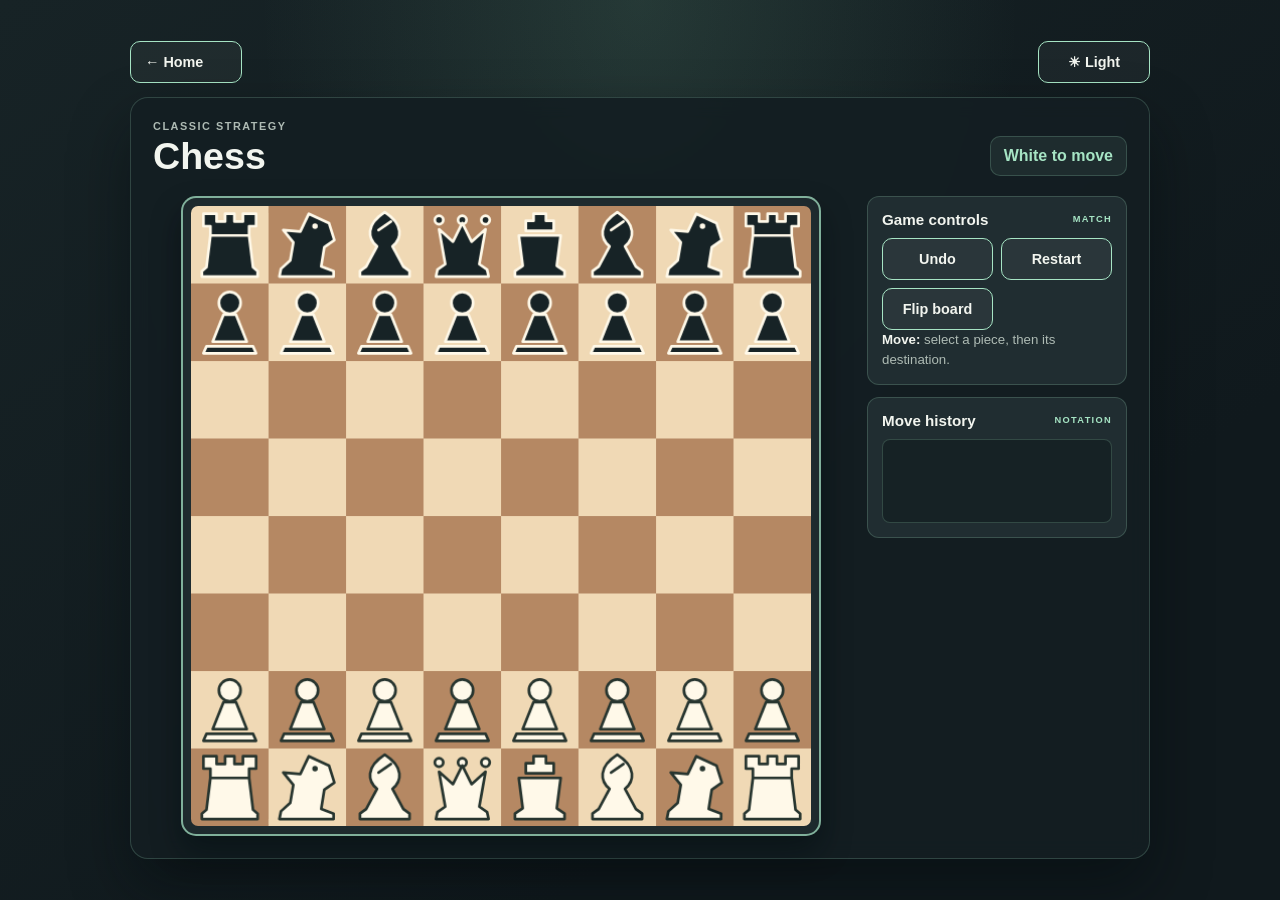
<file: games/chess.html>
<!doctype html>
<html lang="en">
<head>
<meta charset="utf-8"/>
<meta name="viewport" content="width=device-width,initial-scale=1"/>
<title>Chess</title>
<style>
  :root {
    color-scheme: dark;
    --page-top: #172326;
    --page-bottom: #10191d;
    --panel: rgba(20, 30, 34, 0.94);
    --panel-raised: #202d31;
    --panel-border: rgba(166, 228, 196, 0.2);
    --text: #f2f5ef;
    --muted: #aebbb4;
    --accent: #a6e4c4;
    --accent-strong: #62c89a;
    --gold: #f4cb70;
    --shadow: rgba(2, 9, 11, 0.42);
    --light-square: #f0d9b5;
    --dark-square: #b58863;
  }

  * { box-sizing: border-box; }

  body {
    min-height: 100vh;
    margin: 0;
    padding: 28px 18px;
    display: grid;
    place-items: center;
    background:
      radial-gradient(ellipse at 50% 0%, rgba(125, 190, 155, 0.16), transparent 42%),
      linear-gradient(145deg, var(--page-top), var(--page-bottom) 72%);
    color: var(--text);
    font-family: -apple-system, BlinkMacSystemFont, "Segoe UI", sans-serif;
    transition: background 0.25s ease, color 0.25s ease;
  }

  body.light-mode {
    color-scheme: light;
    --page-top: #e7eee7;
    --page-bottom: #d5e1d9;
    --panel: rgba(250, 252, 247, 0.96);
    --panel-raised: #e8efe8;
    --panel-border: rgba(53, 124, 96, 0.24);
    --text: #1e2a24;
    --muted: #5d6d62;
    --accent: #357c60;
    --accent-strong: #2c986c;
    --gold: #a76d16;
    --shadow: rgba(33, 57, 41, 0.14);
  }

  .game-shell { width: min(100%, 1020px); }

  .top-bar {
    display: flex;
    align-items: center;
    justify-content: space-between;
    gap: 14px;
    margin-bottom: 14px;
  }

  button, .top-bar a {
    min-height: 42px;
    padding: 9px 14px;
    border: 1px solid var(--accent);
    border-radius: 10px;
    background: rgba(255, 255, 255, 0.045);
    color: var(--text);
    font: inherit;
    font-size: 0.9rem;
    font-weight: 650;
    text-decoration: none;
    cursor: pointer;
    transition: transform 0.18s ease, border-color 0.18s ease, background 0.18s ease;
  }

  button:hover, .top-bar a:hover {
    transform: translateY(-1px);
    background: color-mix(in srgb, var(--accent) 12%, transparent);
  }

  button:focus-visible, .top-bar a:focus-visible {
    outline: 3px solid var(--gold);
    outline-offset: 2px;
  }

  .top-bar a {
    display: inline-flex;
    align-items: center;
    min-width: 112px;
  }

  #themeToggle { min-width: 112px; }

  .game-card {
    padding: 22px;
    border: 1px solid var(--panel-border);
    border-radius: 18px;
    background: var(--panel);
    box-shadow: 0 28px 60px var(--shadow);
    backdrop-filter: blur(10px);
  }

  .game-meta {
    display: flex;
    align-items: flex-end;
    justify-content: space-between;
    gap: 18px;
    margin-bottom: 20px;
  }

  .eyebrow, .panel-label {
    color: var(--muted);
    font-size: 0.68rem;
    font-weight: 750;
    letter-spacing: 0.14em;
    text-transform: uppercase;
  }

  .eyebrow { display: block; margin-bottom: 6px; }

  h1 {
    margin: 0;
    color: var(--text);
    font-size: 2.35rem;
    line-height: 1;
    letter-spacing: 0;
  }

  .turn {
    max-width: 48%;
    padding: 10px 13px;
    border: 1px solid var(--panel-border);
    border-radius: 10px;
    background: color-mix(in srgb, var(--accent) 8%, transparent);
    color: var(--accent);
    font-weight: 700;
    text-align: right;
  }

  .game-layout {
    display: grid;
    grid-template-columns: minmax(0, 1fr) 260px;
    align-items: start;
    gap: 18px;
  }

  #boardWrap {
    width: min(100%, 640px);
    justify-self: center;
    padding: 8px;
    border: 2px solid color-mix(in srgb, var(--accent) 72%, transparent);
    border-radius: 15px;
    background: var(--panel-raised);
    box-shadow: inset 0 0 24px rgba(0, 0, 0, 0.14), 0 16px 30px var(--shadow);
  }

  canvas {
    display: block;
    width: 100%;
    height: auto;
    border-radius: 7px;
    touch-action: none;
  }

  #controls { display: grid; gap: 12px; }

  .side-panel {
    min-width: 0;
    padding: 14px;
    border: 1px solid var(--panel-border);
    border-radius: 12px;
    background: var(--panel-raised);
  }

  .panel-heading {
    display: flex;
    justify-content: space-between;
    align-items: center;
    gap: 8px;
    margin-bottom: 10px;
  }

  .panel-heading h2 {
    margin: 0;
    color: var(--text);
    font-size: 0.95rem;
  }

  .panel-label { color: var(--accent); font-size: 0.58rem; }

  .action-bar { display: grid; grid-template-columns: repeat(2, minmax(0, 1fr)); gap: 8px; }

  button {
    margin: 0;
    box-shadow: none;
  }

  .action-bar button { min-width: 0; }

  .info {
    margin: 0;
    color: var(--muted);
    font-size: 0.83rem;
    line-height: 1.5;
  }

  .info strong { color: var(--text); }

  .promotion-panel {
    display: none;
    padding: 12px;
    border: 1px solid var(--panel-border);
    border-radius: 10px;
    background: color-mix(in srgb, var(--accent) 6%, var(--panel));
  }

  .promotion-panel.visible { display: block; }

  h3 {
    margin: 0 0 9px;
    color: var(--text);
    font-size: 0.9rem;
  }

  .promotion-buttons { display: grid; grid-template-columns: repeat(2, minmax(0, 1fr)); gap: 8px; }

  .promotion-btn {
    min-height: 40px;
    padding: 7px 10px;
    font-size: 0.85rem;
  }

  #moves {
    min-height: 84px;
    max-height: 240px;
    overflow: auto;
    padding: 10px 12px;
    border: 1px solid var(--panel-border);
    border-radius: 8px;
    background: color-mix(in srgb, var(--panel) 78%, transparent);
    color: var(--muted);
    font-size: 0.85rem;
    line-height: 1.6;
    white-space: pre-wrap;
  }

  @media (max-width: 760px) {
    body { padding: 16px 12px; place-items: start center; }
    .game-card { padding: 17px 12px; }
    .game-meta { align-items: flex-start; flex-direction: column; }
    .turn { max-width: none; text-align: left; }
    .game-layout { grid-template-columns: minmax(0, 1fr); }
    #boardWrap { width: min(100%, 520px); }
    #controls { grid-template-columns: repeat(2, minmax(0, 1fr)); align-items: start; }
    .history-panel { grid-column: 1 / -1; }
  }

  @media (max-width: 420px) {
    .top-bar { gap: 8px; }
    .top-bar a, #themeToggle { min-width: 0; }
    #controls { grid-template-columns: minmax(0, 1fr); }
    .history-panel { grid-column: auto; }
  }
</style>
</head>
<body>
  <div class="game-shell">
    <div class="top-bar">
      <a href="/" aria-label="Back to home">&larr; Home</a>
      <button id="themeToggle" type="button" aria-pressed="false">&#9728; Light</button>
    </div>

    <main class="game-card">
      <section class="game-meta" aria-label="Chess game information">
        <div>
          <span class="eyebrow">Classic strategy</span>
          <h1>Chess</h1>
        </div>
        <div class="turn" id="turnIndicator" aria-live="polite">White to move</div>
      </section>

      <section class="game-layout" aria-label="Chess play area">
        <div id="boardWrap">
          <canvas id="board" width="640" height="640" aria-label="Chess board"></canvas>
        </div>

        <aside id="controls">
          <section class="side-panel">
            <div class="panel-heading">
              <h2>Game controls</h2>
              <span class="panel-label">Match</span>
            </div>
            <div class="action-bar">
              <button id="undoBtn" type="button">Undo</button>
              <button id="restartBtn" type="button">Restart</button>
              <button id="flipBtn" type="button">Flip board</button>
            </div>
            <p class="info"><strong>Move:</strong> select a piece, then its destination.</p>
          </section>

          <section id="promotionPanel" class="promotion-panel" aria-live="polite">
          <h3>Choose promotion</h3>
          <div class="promotion-buttons">
              <button class="promotion-btn" type="button" data-piece="q">Queen</button>
              <button class="promotion-btn" type="button" data-piece="r">Rook</button>
              <button class="promotion-btn" type="button" data-piece="b">Bishop</button>
              <button class="promotion-btn" type="button" data-piece="n">Knight</button>
          </div>
          </section>

          <section class="side-panel history-panel">
            <div class="panel-heading">
              <h2>Move history</h2>
              <span class="panel-label">Notation</span>
            </div>
            <div id="moves" aria-live="polite"></div>
          </section>
        </aside>
      </section>
    </main>
  </div>

<script>
/*****************************************************************************
 Simple Canvas Chess (single-file)
 - Board drawn on canvas
 - Move rules including castling, en-passant, promotion
 - Check detection (only legal moves permitted)
*****************************************************************************/

// --- Utility
const files = 'abcdefgh';
function posToCoords(pos){ // 'e4' -> [x,y]
  return [files.indexOf(pos[0]), 8 - parseInt(pos[1], 10)];
}
function coordsToPos(x,y){ return files[x] + (8 - y); }
function cloneBoard(b){
  return b.map(row => row.map(cell => cell ? {...cell} : null));
}

// --- Initial setup using FEN for starting pos
const START_FEN = "rnbqkbnr/pppppppp/8/8/8/8/PPPPPPPP/RNBQKBNR w KQkq - 0 1";

function boardFromFEN(fen){
  const parts = fen.split(' ');
  const rows = parts[0].split('/');
  const board = Array(8).fill(0).map(()=>Array(8).fill(null));
  for(let r=0;r<8;r++){
    let file=0;
    for(const ch of rows[r]){
      if(ch >= '1' && ch <= '8'){ file += parseInt(ch,10); continue; }
      const color = ch === ch.toUpperCase() ? 'w' : 'b';
      const type = ch.toLowerCase();
      board[r][file] = { type, color };
      file++;
    }
  }
  const turn = parts[1] === 'w' ? 'w' : 'b';
  const castling = parts[2] === '-' ? {K:false,Q:false,k:false,q:false} : {
    K: parts[2].includes('K'),
    Q: parts[2].includes('Q'),
    k: parts[2].includes('k'),
    q: parts[2].includes('q')
  };
  const enPassant = parts[3] === '-' ? null : posToCoords(parts[3]);
  return {
    board: board, // row-major where row 0 is rank 8
    turn,
    castling,
    enPassant, // [x,y] or null
    halfmove: parseInt(parts[4],10) || 0,
    fullmove: parseInt(parts[5],10) || 1,
    history: []
  };
}

// --- Game state
let G = boardFromFEN(START_FEN);
let flipped = false;
let selected = null; // {x,y}
let legalMoves = []; // list of {x,y, special, promoteTo}
let gameOver = false;
let pendingPromotion = null;
const promotionPanel = document.getElementById('promotionPanel');

// --- Canvas drawing
const canvas = document.getElementById('board');
const ctx = canvas.getContext('2d');
const boardWrap = document.getElementById('boardWrap');
let size = canvas.width;
let squareSize = size / 8;

function resizeCanvas(){
  const px = Math.max(1, Math.floor(boardWrap.clientWidth - 20));
  canvas.width = px;
  canvas.height = px;
  size = canvas.width;
  squareSize = size / 8;
  draw();
}
window.addEventListener('resize', resizeCanvas);
new ResizeObserver(resizeCanvas).observe(boardWrap);
resizeCanvas();

const themeToggle = document.getElementById('themeToggle');
themeToggle.addEventListener('click', () => {
  const lightMode = document.body.classList.toggle('light-mode');
  themeToggle.innerHTML = lightMode ? '&#9790; Dark' : '&#9728; Light';
  themeToggle.setAttribute('aria-pressed', String(lightMode));
});

function draw(){
  ctx.clearRect(0,0,size,size);
  // board
  for(let y=0;y<8;y++){
    for(let x=0;x<8;x++){
      const rx = flipped ? 7-x : x;
      const ry = flipped ? 7-y : y;
      const light = (x + y) % 2 === 0;
      ctx.fillStyle = light ? '#f0d9b5' : '#b58863';
      ctx.fillRect(rx*squareSize, ry*squareSize, squareSize, squareSize);
    }
  }
  // highlight last move
  if(G.history.length){
    const last = G.history[G.history.length-1];
    if(last){
      const [fx,fy,tx,ty] = last.move;
      drawHighlight(fx,fy,'rgba(80,220,120,0.35)');
      drawHighlight(tx,ty,'rgba(80,220,120,0.35)');
    }
  }
  // highlight legalTargets if a piece selected
  if(selected){
    drawHighlight(selected.x, selected.y, 'rgba(255,255,0,0.35)');
    for(const m of legalMoves){
      drawCircle(m.x, m.y, 'rgba(0,0,0,0.35)');
    }
  }
  // pieces
  for(let y=0;y<8;y++){
    for(let x=0;x<8;x++){
      const piece = G.board[y][x];
      if(!piece) continue;
      const rx = flipped ? 7-x : x;
      const ry = flipped ? 7-y : y;
      drawPiece(piece, rx*squareSize + squareSize/2, ry*squareSize + squareSize/2);
    }
  }
}

function drawPiece(piece, centerX, centerY){
  ctx.save();
  ctx.translate(centerX, centerY);
  ctx.scale(squareSize, squareSize);
  ctx.lineWidth = 0.035;
  ctx.lineJoin = 'round';
  ctx.lineCap = 'round';
  ctx.fillStyle = piece.color === 'w' ? '#fff9e9' : '#172326';
  ctx.strokeStyle = piece.color === 'w' ? '#27352f' : '#fff9e9';
  ctx.beginPath();

  if(piece.type === 'p'){
    ctx.arc(0, -0.25, 0.14, 0, Math.PI*2);
    ctx.moveTo(-0.08, -0.1);
    ctx.lineTo(0.08, -0.1);
    ctx.lineTo(0.22, 0.25);
    ctx.lineTo(-0.22, 0.25);
    ctx.closePath();
    ctx.moveTo(-0.3, 0.31);
    ctx.lineTo(0.3, 0.31);
    ctx.lineTo(0.34, 0.4);
    ctx.lineTo(-0.34, 0.4);
    ctx.closePath();
  } else if(piece.type === 'r'){
    ctx.moveTo(-0.34, -0.4);
    ctx.lineTo(-0.34, -0.24);
    ctx.lineTo(-0.25, -0.24);
    ctx.lineTo(-0.25, -0.12);
    ctx.lineTo(0.25, -0.12);
    ctx.lineTo(0.25, -0.24);
    ctx.lineTo(0.34, -0.24);
    ctx.lineTo(0.34, -0.4);
    ctx.lineTo(0.17, -0.4);
    ctx.lineTo(0.17, -0.3);
    ctx.lineTo(0.06, -0.3);
    ctx.lineTo(0.06, -0.4);
    ctx.lineTo(-0.06, -0.4);
    ctx.lineTo(-0.06, -0.3);
    ctx.lineTo(-0.17, -0.3);
    ctx.lineTo(-0.17, -0.4);
    ctx.closePath();
    ctx.moveTo(-0.25, -0.12);
    ctx.lineTo(0.25, -0.12);
    ctx.lineTo(0.3, 0.29);
    ctx.lineTo(0.36, 0.34);
    ctx.lineTo(0.36, 0.41);
    ctx.lineTo(-0.36, 0.41);
    ctx.lineTo(-0.36, 0.34);
    ctx.lineTo(-0.3, 0.29);
    ctx.closePath();
  } else if(piece.type === 'n'){
    ctx.moveTo(-0.34, 0.31);
    ctx.lineTo(-0.22, 0.2);
    ctx.lineTo(-0.18, -0.03);
    ctx.lineTo(-0.31, -0.19);
    ctx.lineTo(-0.09, -0.17);
    ctx.lineTo(0.02, -0.4);
    ctx.lineTo(0.28, -0.28);
    ctx.lineTo(0.35, -0.06);
    ctx.lineTo(0.22, 0.03);
    ctx.lineTo(0.18, 0.28);
    ctx.lineTo(0.34, 0.34);
    ctx.lineTo(0.34, 0.41);
    ctx.lineTo(-0.36, 0.41);
    ctx.closePath();
    ctx.moveTo(0.1, -0.24);
    ctx.arc(0.1, -0.24, 0.018, 0, Math.PI*2);
  } else if(piece.type === 'b'){
    ctx.moveTo(0, -0.42);
    ctx.bezierCurveTo(0.25, -0.26, 0.22, -0.08, 0.1, 0.02);
    ctx.lineTo(0.24, 0.28);
    ctx.lineTo(0.32, 0.34);
    ctx.lineTo(0.32, 0.41);
    ctx.lineTo(-0.32, 0.41);
    ctx.lineTo(-0.32, 0.34);
    ctx.lineTo(-0.24, 0.28);
    ctx.lineTo(-0.1, 0.02);
    ctx.bezierCurveTo(-0.22, -0.08, -0.25, -0.26, 0, -0.42);
    ctx.closePath();
    ctx.moveTo(-0.08, -0.19);
    ctx.lineTo(0.08, -0.3);
  } else if(piece.type === 'q'){
    ctx.moveTo(-0.3, -0.2);
    ctx.lineTo(-0.22, 0.25);
    ctx.lineTo(-0.32, 0.32);
    ctx.lineTo(-0.34, 0.41);
    ctx.lineTo(0.34, 0.41);
    ctx.lineTo(0.32, 0.32);
    ctx.lineTo(0.22, 0.25);
    ctx.lineTo(0.3, -0.2);
    ctx.lineTo(0.12, -0.04);
    ctx.lineTo(0, -0.28);
    ctx.lineTo(-0.12, -0.04);
    ctx.closePath();
    for(const x of [-0.3, 0, 0.3]){
      ctx.moveTo(x + 0.055, -0.32);
      ctx.arc(x, -0.32, 0.055, 0, Math.PI*2);
    }
  } else {
    ctx.moveTo(-0.27, -0.12);
    ctx.lineTo(0.27, -0.12);
    ctx.lineTo(0.22, 0.27);
    ctx.lineTo(0.32, 0.34);
    ctx.lineTo(0.32, 0.41);
    ctx.lineTo(-0.32, 0.41);
    ctx.lineTo(-0.32, 0.34);
    ctx.lineTo(-0.22, 0.27);
    ctx.closePath();
    ctx.moveTo(-0.08, -0.4);
    ctx.lineTo(0.08, -0.4);
    ctx.lineTo(0.08, -0.31);
    ctx.lineTo(0.18, -0.31);
    ctx.lineTo(0.18, -0.18);
    ctx.lineTo(-0.18, -0.18);
    ctx.lineTo(-0.18, -0.31);
    ctx.lineTo(-0.08, -0.31);
    ctx.closePath();
  }

  ctx.fill('nonzero');
  ctx.stroke();
  ctx.restore();
}

function drawHighlight(x,y,style){
  const rx = flipped ? 7-x : x;
  const ry = flipped ? 7-y : y;
  ctx.fillStyle = style;
  ctx.fillRect(rx*squareSize, ry*squareSize, squareSize, squareSize);
}

function drawCircle(x,y,style){
  const rx = flipped ? 7-x : x;
  const ry = flipped ? 7-y : y;
  ctx.beginPath();
  ctx.fillStyle = style;
  ctx.arc(rx*squareSize + squareSize/2, ry*squareSize + squareSize/2, squareSize*0.12,0,Math.PI*2);
  ctx.fill();
}

// --- Input handling
canvas.addEventListener('click', ev => {
  const rect = canvas.getBoundingClientRect();
  const cx = ev.clientX - rect.left;
  const cy = ev.clientY - rect.top;
  const x = Math.floor(cx / rect.width * 8);
  const y = Math.floor(cy / rect.height * 8);
  const boardX = flipped ? 7-x : x;
  const boardY = flipped ? 7-y : y;
  handleSquareClick(boardX, boardY);
});

// touch support (tap)
canvas.addEventListener('touchstart', ev => {
  const t = ev.touches[0];
  const rect = canvas.getBoundingClientRect();
  const cx = t.clientX - rect.left;
  const cy = t.clientY - rect.top;
  const x = Math.floor(cx / rect.width * 8);
  const y = Math.floor(cy / rect.height * 8);
  const boardX = flipped ? 7-x : x;
  const boardY = flipped ? 7-y : y;
  handleSquareClick(boardX, boardY);
  ev.preventDefault();
});

function handleSquareClick(x,y){
  const piece = G.board[y][x];
  if(selected){
    // if clicking on a square that's a legal destination -> move
    const move = legalMoves.find(m => m.x === x && m.y === y);
    if(move){
      const executed = makeMove(selected.x, selected.y, x, y, move);
      if(!executed){
        return;
      }
      selected = null; legalMoves = [];
      draw();
      updateUI();
      return;
    }
    // otherwise if clicking another friendly piece -> change selection
    if(piece && piece.color === G.turn){
      selected = {x,y}; legalMoves = generateLegalMovesForSquare(x,y);
      draw();
      return;
    }
    // otherwise clear selection
    selected = null; legalMoves = [];
    draw();
    return;
  } else {
    // no selection yet: select if piece of current turn
    if(piece && piece.color === G.turn){
      selected = {x,y};
      legalMoves = generateLegalMovesForSquare(x,y);
      draw();
    }
  }
}

// --- Move generation (pseudo-legal then filter by check)
function generateLegalMovesForSquare(sx, sy){
  const piece = G.board[sy][sx];
  if(!piece) return [];
  const moves = generatePseudoLegal(sx, sy, piece, G);
  // filter out moves that leave king in check
  const legal = [];
  for(const m of moves){
    const snapshot = {
      board: cloneBoard(G.board),
      turn: G.turn,
      castling: {...G.castling},
      enPassant: G.enPassant,
      halfmove: G.halfmove,
      fullmove: G.fullmove
    };
    applyMoveOnBoard(snapshot, sx, sy, m.x, m.y, m);
    // after move, switch turn to the opponent for attack checks
    snapshot.turn = snapshot.turn === 'w' ? 'b' : 'w';
    const myKing = findKing(piece.color, snapshot.board);
    let attacked = false;
    if(!myKing){ attacked = true; } // shouldn't happen
    else attacked = isSquareAttacked(myKing.x, myKing.y, snapshot, snapshot.turn);
    if(!attacked) legal.push(m);
  }
  // convert moves to simple objects with coords
  return legal;
}

function generatePseudoLegal(sx, sy, piece, state){
  const moves = [];
  const b = state.board;
  const color = piece.color;
  const dir = color === 'w' ? -1 : 1; // pawn forward direction (y increases downward)
  if(piece.type === 'p'){
    const oneY = sy + dir;
    // forward one
    if(inBounds(sx,oneY) && !b[oneY][sx]){
      // promotion?
      if(oneY === 0 || oneY === 7){
        moves.push({x:sx,y:oneY, promo:true});
      } else moves.push({x:sx,y:oneY});
      // forward two
      const startRank = color === 'w' ? 6 : 1;
      const twoY = sy + dir*2;
      if(sy === startRank && !b[twoY][sx]){
        moves.push({x:sx,y:twoY, double:true});
      }
    }
    // captures
    for(const dx of [-1,1]){
      const cx = sx + dx, cy = sy + dir;
      if(inBounds(cx,cy)){
        const target = b[cy][cx];
        if(target && target.color !== color){
          if(cy === 0 || cy === 7) moves.push({x:cx,y:cy, capture:true, promo:true});
          else moves.push({x:cx,y:cy, capture:true});
        }
        // en-passant
        if(state.enPassant && state.enPassant[0] === cx && state.enPassant[1] === cy){
          moves.push({x:cx,y:cy, enpassant:true});
        }
      }
    }
    return moves;
  }
  if(piece.type === 'n'){
    const deltas = [[1,2],[2,1],[-1,2],[-2,1],[1,-2],[2,-1],[-1,-2],[-2,-1]];
    for(const d of deltas){
      const nx = sx + d[0], ny = sy + d[1];
      if(!inBounds(nx,ny)) continue;
      const t = b[ny][nx];
      if(!t || t.color !== color) moves.push({x:nx,y:ny, capture: !!t});
    }
    return moves;
  }
  if(piece.type === 'b' || piece.type === 'r' || piece.type === 'q'){
    const deltas = [];
    if(piece.type === 'b' || piece.type === 'q') deltas.push([1,1],[1,-1],[-1,1],[-1,-1]);
    if(piece.type === 'r' || piece.type === 'q') deltas.push([1,0],[-1,0],[0,1],[0,-1]);
    for(const d of deltas){
      let nx = sx + d[0], ny = sy + d[1];
      while(inBounds(nx,ny)){
        const t = b[ny][nx];
        if(!t){ moves.push({x:nx,y:ny}); }
        else {
          if(t.color !== color) moves.push({x:nx,y:ny, capture:true});
          break;
        }
        nx += d[0]; ny += d[1];
      }
    }
    return moves;
  }
  if(piece.type === 'k'){
    for(let dx=-1;dx<=1;dx++){
      for(let dy=-1;dy<=1;dy++){
        if(dx===0 && dy===0) continue;
        const nx = sx+dx, ny = sy+dy;
        if(!inBounds(nx,ny)) continue;
        const t = b[ny][nx];
        if(!t || t.color !== color) moves.push({x:nx,y:ny, capture: !!t});
      }
    }
    // castling
    if(color === 'w'){
      if(state.castling.K){
        if(!b[7][5] && !b[7][6]) moves.push({x:6,y:7, castle:'K'});
      }
      if(state.castling.Q){
        if(!b[7][1] && !b[7][2] && !b[7][3]) moves.push({x:2,y:7, castle:'Q'});
      }
    } else {
      if(state.castling.k){
        if(!b[0][5] && !b[0][6]) moves.push({x:6,y:0, castle:'K'});
      }
      if(state.castling.q){
        if(!b[0][1] && !b[0][2] && !b[0][3]) moves.push({x:2,y:0, castle:'Q'});
      }
    }
    return moves;
  }
  return moves;
}

function inBounds(x,y){ return x>=0 && x<8 && y>=0 && y<8; }

// --- King helper
function findKing(color, board){
  for(let y=0;y<8;y++) for(let x=0;x<8;x++){
    const p = board[y][x];
    if(p && p.type==='k' && p.color===color) return {x,y};
  }
  return null;
}

// --- Square attack detection (is square attacked by sideColor)
function isSquareAttacked(sx, sy, state, byColor){
  const b = state.board;
  // pawns
  const dir = byColor === 'w' ? -1 : 1;
  for(const dx of [-1,1]){
    const px = sx + dx, py = sy + dir;
    if(inBounds(px,py)){
      const p = b[py][px];
      if(p && p.color===byColor && p.type==='p') return true;
    }
  }
  // knights
  const kn = [[1,2],[2,1],[-1,2],[-2,1],[1,-2],[2,-1],[-1,-2],[-2,-1]];
  for(const d of kn){
    const nx = sx + d[0], ny = sy + d[1];
    if(inBounds(nx,ny)){
      const p = b[ny][nx];
      if(p && p.color===byColor && p.type==='n') return true;
    }
  }
  // straight lines (rooks/queens)
  const straights = [[1,0],[-1,0],[0,1],[0,-1]];
  for(const d of straights){
    let nx = sx + d[0], ny = sy + d[1];
    while(inBounds(nx,ny)){
      const p = b[ny][nx];
      if(p){
        if(p.color === byColor && (p.type === 'r' || p.type === 'q')) return true;
        break;
      }
      nx += d[0]; ny += d[1];
    }
  }
  // diagonals (bishops/queens)
  const diags = [[1,1],[1,-1],[-1,1],[-1,-1]];
  for(const d of diags){
    let nx = sx + d[0], ny = sy + d[1];
    while(inBounds(nx,ny)){
      const p = b[ny][nx];
      if(p){
        if(p.color === byColor && (p.type === 'b' || p.type === 'q')) return true;
        break;
      }
      nx += d[0]; ny += d[1];
    }
  }
  // king (adjacent)
  for(let dx=-1;dx<=1;dx++) for(let dy=-1;dy<=1;dy++){
    if(dx===0 && dy===0) continue;
    const nx = sx + dx, ny = sy + dy;
    if(inBounds(nx,ny)){
      const p = b[ny][nx];
      if(p && p.color===byColor && p.type==='k') return true;
    }
  }
  return false;
}

// --- Applying move on a snapshot (used for legality test) or on G
function applyMoveOnBoard(state, sx, sy, tx, ty, moveMeta){
  // moveMeta may contain flags: capture, enpassant, double, castle:'K'/'Q', promo
  const board = state.board;
  const piece = board[sy][sx];
  const captured = board[ty][tx];
  // special: en-passant capture (capture the pawn behind)
  if(moveMeta && moveMeta.enpassant){
    const capY = piece.color === 'w' ? ty + 1 : ty - 1;
    board[capY][tx] = null;
  }
  // castling: move rook too
  if(moveMeta && moveMeta.castle){
    if(moveMeta.castle === 'K'){
      // king moves from e to g (x:4->6), rook h to f (7->5)
      const row = piece.color === 'w' ? 7 : 0;
      board[row][4] = null;
      board[row][6] = {type:'k', color:piece.color};
      board[row][7] = null;
      board[row][5] = {type:'r', color:piece.color};
      return;
    } else if(moveMeta.castle === 'Q'){
      const row = piece.color === 'w' ? 7 : 0;
      board[row][4] = null;
      board[row][2] = {type:'k', color:piece.color};
      board[row][0] = null;
      board[row][3] = {type:'r', color:piece.color};
      return;
    }
  }
  // normal move
  board[sy][sx] = null;
  // promotion
  if(moveMeta && moveMeta.promo){
    const promoTo = moveMeta.promoteTo || 'q';
    board[ty][tx] = {type: promoTo, color: piece.color};
  } else {
    board[ty][tx] = {type: piece.type, color: piece.color};
  }
}

// --- Make move on global state G
function hidePromotionPanel(){
  promotionPanel.classList.remove('visible');
}

function showPromotionPanel(){
  promotionPanel.classList.add('visible');
}

function completePromotion(choice){
  if(!pendingPromotion) return;
  const { sx, sy, tx, ty, moveMeta } = pendingPromotion;
  pendingPromotion = null;
  hidePromotionPanel();
  moveMeta.promoteTo = choice;
  commitMove(sx, sy, tx, ty, moveMeta);
  selected = null;
  legalMoves = [];
  draw();
  updateUI();
}

function makeMove(sx, sy, tx, ty, moveMeta){
  if(gameOver) return false;

  if(moveMeta.promo && !moveMeta.promoteTo){
    pendingPromotion = { sx, sy, tx, ty, moveMeta };
    showPromotionPanel();
    return false;
  }

  commitMove(sx, sy, tx, ty, moveMeta);
  return true;
}

function commitMove(sx, sy, tx, ty, moveMeta){
  const piece = G.board[sy][sx];
  G.history.push({
    move: [sx,sy,tx,ty],
    piece: {...piece},
    captured: G.board[ty][tx] ? {...G.board[ty][tx]} : null,
    castling: {...G.castling},
    enPassant: G.enPassant ? [...G.enPassant] : null,
    halfmove: G.halfmove,
    fullmove: G.fullmove
  });

  if(moveMeta.enpassant){
    const capY = piece.color === 'w' ? ty + 1 : ty - 1;
    G.board[capY][tx] = null;
  }

  if(moveMeta.castle){
    if(moveMeta.castle === 'K'){
      const row = piece.color === 'w' ? 7 : 0;
      G.board[row][4] = null;
      G.board[row][6] = {type:'k', color:piece.color};
      G.board[row][7] = null;
      G.board[row][5] = {type:'r', color:piece.color};
    } else {
      const row = piece.color === 'w' ? 7 : 0;
      G.board[row][4] = null;
      G.board[row][2] = {type:'k', color:piece.color};
      G.board[row][0] = null;
      G.board[row][3] = {type:'r', color:piece.color};
    }
  } else {
    G.board[sy][sx] = null;
    if(moveMeta.promo){
      G.board[ty][tx] = {type: moveMeta.promoteTo || 'q', color: piece.color};
    } else {
      G.board[ty][tx] = {type: piece.type, color: piece.color};
    }
  }

  if(piece.type === 'k'){
    if(piece.color === 'w'){ G.castling.K = false; G.castling.Q = false; }
    else { G.castling.k = false; G.castling.q = false; }
  }
  if(piece.type === 'r'){
    if(sx === 0 && sy === 7) G.castling.Q = false;
    if(sx === 7 && sy === 7) G.castling.K = false;
    if(sx === 0 && sy === 0) G.castling.q = false;
    if(sx === 7 && sy === 0) G.castling.k = false;
  }
  if(G.history[G.history.length-1].captured && G.history[G.history.length-1].captured.type === 'r'){
    const [capx, capy] = [tx, ty];
    if(capx === 0 && capy === 7) G.castling.Q = false;
    if(capx === 7 && capy === 7) G.castling.K = false;
    if(capx === 0 && capy === 0) G.castling.q = false;
    if(capx === 7 && capy === 0) G.castling.k = false;
  }
  if(piece.type === 'p' && Math.abs(ty - sy) === 2){
    G.enPassant = [sx, (sy + ty)/2];
  } else {
    G.enPassant = null;
  }
  if(piece.type === 'p' || (G.history[G.history.length-1].captured)) G.halfmove = 0; else G.halfmove++;
  if(G.turn === 'b') G.fullmove++;
  G.turn = G.turn === 'w' ? 'b' : 'w';

  const currentSide = G.turn;
  const king = findKing(currentSide, G.board);
  const inCheck = king ? isSquareAttacked(king.x, king.y, G, currentSide === 'w' ? 'b' : 'w') : false;
  const anyMoves = anyLegalMovesForSide(currentSide);

  if(!anyMoves){
    gameOver = true;
    if(inCheck){
      const winner = currentSide === 'w' ? 'Black' : 'White';
      const status = `${currentSide === 'w' ? 'White' : 'Black'} is checkmated. ${winner} wins!`;
      document.getElementById('turnIndicator').textContent = status;
    } else {
      document.getElementById('turnIndicator').textContent = 'Stalemate!';
    }
  } else {
    gameOver = false;
    document.getElementById('turnIndicator').textContent = inCheck
      ? `${currentSide === 'w' ? 'White' : 'Black'} is in check`
      : `${currentSide === 'w' ? 'White' : 'Black'} to move`;
  }

  updateMoveList();
}

function anyLegalMovesForSide(color){
  for(let y=0;y<8;y++) for(let x=0;x<8;x++){
    const p = G.board[y][x];
    if(p && p.color === color){
      const list = generateLegalMovesForSquare(x,y);
      if(list.length) return true;
    }
  }
  return false;
}

// --- Undo & restart
document.getElementById('undoBtn').addEventListener('click', ()=>{
  if(!G.history.length) return;
  const last = G.history.pop();
  // restore board snapshot (we saved piece and captured piece)
  // Simplest: reconstruct full board from saved history by reversing the last move
  // We'll perform reverse operation using last.move
  const [sx,sy,tx,ty] = last.move;
  // move piece back
  G.board[sy][sx] = last.piece;
  G.board[ty][tx] = last.captured ? last.captured : null;
  // handle en-passant reverse where captured was enPassant
  if(last.piece && last.piece.type === 'p' && last.move && Math.abs(ty - sy) === 1 && last.captured === null && (sx !== tx)){
    // this was likely an en-passant capture; restore captured pawn
    const capY = last.piece.color === 'w' ? ty + 1 : ty - 1;
    // restore captured pawn as opposite color pawn
    G.board[capY][tx] = {type:'p', color: last.piece.color === 'w' ? 'b' : 'w'};
    G.board[ty][tx] = null;
  }
  // handle castling reverse
  if(last.piece && last.piece.type === 'k' && Math.abs(tx - sx) === 2){
    const row = last.piece.color === 'w' ? 7 : 0;
    if(tx === 6){
      // king moved e->g so rook f->h restore
      G.board[row][4] = {type:'k', color:last.piece.color};
      G.board[row][5] = null;
      G.board[row][6] = null;
      G.board[row][7] = {type:'r', color:last.piece.color};
    } else if(tx === 2){
      G.board[row][4] = {type:'k', color:last.piece.color};
      G.board[row][2] = null;
      G.board[row][3] = null;
      G.board[row][0] = {type:'r', color:last.piece.color};
    }
  }
  // restore castling, enPassant, counters
  G.castling = {...last.castling};
  G.enPassant = last.enPassant ? [...last.enPassant] : null;
  G.halfmove = last.halfmove;
  G.fullmove = last.fullmove;
  G.turn = G.turn === 'w' ? 'b' : 'w';
  updateMoveList();
  draw();
  updateUI();
});

document.getElementById('restartBtn').addEventListener('click', ()=>{
  G = boardFromFEN(START_FEN);
  gameOver = false;
  pendingPromotion = null;
  hidePromotionPanel();
  updateMoveList();
  selected = null; legalMoves = [];
  draw(); updateUI();
});

document.querySelectorAll('.promotion-btn').forEach(btn => {
  btn.addEventListener('click', () => {
    completePromotion(btn.dataset.piece);
  });
});
document.getElementById('flipBtn').addEventListener('click', ()=>{
  flipped = !flipped;
  draw();
});

// --- Moves list UI
function updateMoveList(){
  const el = document.getElementById('moves');
  let out = '';
  for(let i=0;i<G.history.length;i++){
    if(i%2===0) out += ((Math.floor(i/2)+1) + '. ');
    const m = G.history[i].move;
    out += coordsToPos(m[0],m[1]) + coordsToPos(m[2],m[3]) + ' ';
    if(i%2===1) out += '\n';
  }
  el.textContent = out;
}
function updateUI(){
  if(gameOver){
    updateMoveList();
    return;
  }

  const king = findKing(G.turn, G.board);
  const inCheck = king ? isSquareAttacked(king.x, king.y, G, G.turn === 'w' ? 'b' : 'w') : false;
  const label = (G.turn === 'w' ? 'White' : 'Black');
  document.getElementById('turnIndicator').textContent = inCheck ? `${label} to move - check` : `${label} to move`;
  updateMoveList();
}

// initial draw
draw();
updateUI();

</script>
</body>
</html>
</file>
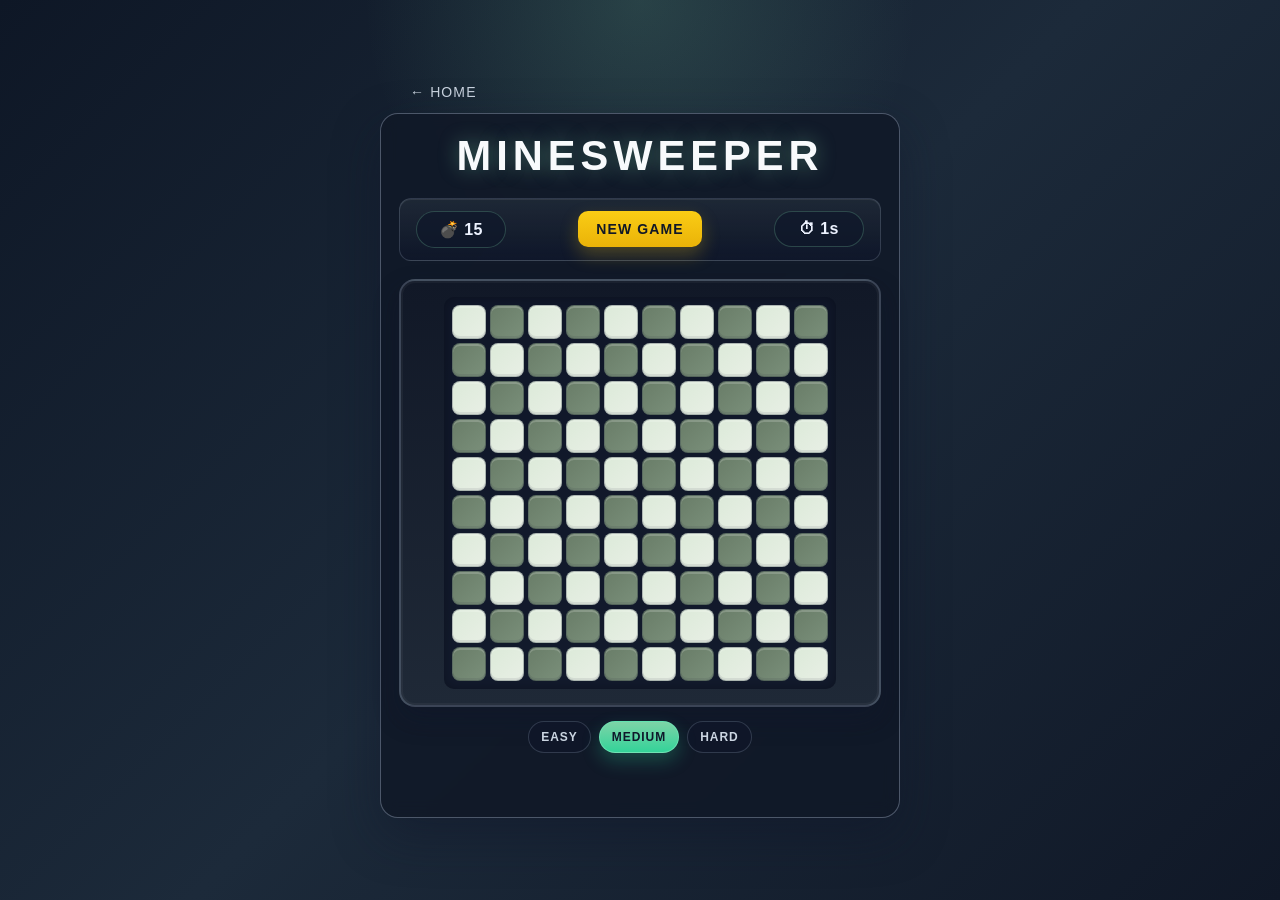
<file: games/minesweeper.html>
<!DOCTYPE html>
<html lang="en">
<head>
  <meta charset="UTF-8">
  <meta name="viewport" content="width=device-width, initial-scale=1.0">
  <title>Minesweeper</title>
  <style>
    :root {
      --bg-deep: #0e1726;
      --bg-mid: #1c2a3a;
      --panel: rgba(17, 24, 39, 0.88);
      --panel-border: rgba(148, 163, 184, 0.45);
      --board-shadow: rgba(15, 23, 42, 0.7);
      --light-tile: #e8efe5;
      --dark-tile: #7a8f7a;
      --light-tile-alt: #dcead9;
      --dark-tile-alt: #697d68;
      --accent-green: #7dd3a7;
      --accent-gold: #facc15;
      --accent-red: #ef4444;
      --accent-blue: #60a5fa;
      --accent-purple: #c084fc;
      --accent-cyan: #67e8f9;
      --text: #edf2ff;
      --muted: #cbd5e1;
      --shadow: rgba(15, 23, 42, 0.45);
    }

    * { margin: 0; padding: 0; box-sizing: border-box; }

    body {
      display: flex;
      flex-direction: column;
      align-items: center;
      justify-content: center;
      min-height: 100vh;
      padding: 24px 16px;
      background:
        radial-gradient(circle at top, rgba(125, 211, 167, 0.18), transparent 25%),
        linear-gradient(135deg, var(--bg-deep), var(--bg-mid) 50%, #101827);
      color: var(--text);
      font-family: Arial, sans-serif;
      letter-spacing: 0.02em;
    }

    .nav {
      width: min(100%, 460px);
      margin-bottom: 12px;
    }

    .nav a {
      color: var(--muted);
      text-decoration: none;
      font-size: 14px;
      text-transform: uppercase;
      letter-spacing: 0.08em;
      transition: color 0.2s ease;
    }

    .nav a:hover { color: var(--accent-green); }

    .game-panel {
      width: min(100%, 520px);
      background: var(--panel);
      border: 1px solid var(--panel-border);
      border-radius: 18px;
      box-shadow: 0 18px 48px var(--shadow);
      padding: 18px 18px 20px;
      backdrop-filter: blur(8px);
    }

    h1 {
      margin-bottom: 18px;
      text-align: center;
      font-size: clamp(2rem, 4vw, 2.6rem);
      letter-spacing: 0.12em;
      text-transform: uppercase;
      color: #f8fafc;
      text-shadow: 0 0 20px rgba(125, 211, 167, 0.4);
    }

    .toolbar {
      display: flex;
      align-items: center;
      justify-content: space-between;
      gap: 10px;
      padding: 12px 16px;
      margin-bottom: 18px;
      border-radius: 12px;
      background: linear-gradient(180deg, rgba(31, 41, 55, 0.95), rgba(15, 23, 42, 0.85));
      border: 1px solid rgba(148, 163, 184, 0.25);
      box-shadow: inset 0 1px 0 rgba(255,255,255,0.08);
      font-size: 16px;
      font-weight: 700;
    }

    .toolbar .pill {
      display: inline-flex;
      align-items: center;
      gap: 8px;
      min-width: 90px;
      justify-content: center;
      padding: 8px 12px;
      border-radius: 999px;
      background: rgba(15, 23, 42, 0.7);
      border: 1px solid rgba(125, 211, 167, 0.25);
      color: var(--text);
    }

    .toolbar button {
      padding: 10px 18px;
      border: none;
      border-radius: 10px;
      background: linear-gradient(180deg, #facc15, #eab308);
      color: #111827;
      font-size: 14px;
      font-weight: 800;
      letter-spacing: 0.08em;
      text-transform: uppercase;
      cursor: pointer;
      box-shadow: 0 8px 18px rgba(250, 204, 21, 0.25);
      transition: transform 0.15s ease, box-shadow 0.2s ease;
    }

    .toolbar button:hover {
      transform: translateY(-1px);
      box-shadow: 0 10px 22px rgba(250, 204, 21, 0.34);
    }

    .board-wrap {
      display: flex;
      justify-content: center;
      max-width: 100%;
      padding: 16px;
      background: linear-gradient(180deg, #111827, #1f2937);
      border: 2px solid rgba(148, 163, 184, 0.32);
      border-radius: 16px;
      box-shadow: inset 0 0 0 2px rgba(255,255,255,0.04), 0 12px 25px rgba(15, 23, 42, 0.45);
    }

    .difficulty-controls {
      display: flex;
      justify-content: center;
      gap: 8px;
      margin-top: 14px;
      flex-wrap: wrap;
    }

    .difficulty-btn {
      padding: 8px 12px;
      border: 1px solid rgba(148, 163, 184, 0.25);
      border-radius: 999px;
      background: rgba(15, 23, 42, 0.6);
      color: var(--muted);
      font-size: 12px;
      font-weight: 700;
      letter-spacing: 0.08em;
      text-transform: uppercase;
      cursor: pointer;
      transition: all 0.2s ease;
    }

    .difficulty-btn.active {
      background: linear-gradient(180deg, #7dd3a7, #34d399);
      color: #0f172a;
      border-color: rgba(110, 231, 183, 0.8);
      box-shadow: 0 8px 18px rgba(52, 211, 153, 0.26);
    }

    .board {
      display: grid;
      grid-gap: 4px;
      padding: 8px;
      border-radius: 10px;
      background: rgba(15, 23, 42, 0.8);
      box-shadow: inset 0 0 12px rgba(0, 0, 0, 0.28);
    }

    .cell {
      width: var(--cell-size, 34px);
      height: var(--cell-size, 34px);
      display: flex;
      align-items: center;
      justify-content: center;
      border-radius: 8px;
      font-size: 14px;
      font-weight: 800;
      cursor: pointer;
      user-select: none;
      border: 1px solid rgba(15, 23, 42, 0.25);
      box-shadow: inset 0 2px 0 rgba(255,255,255,0.18), inset 0 -2px 0 rgba(15, 23, 42, 0.08);
      transition: transform 0.08s ease, filter 0.15s ease;
    }

    .cell.light {
      background: linear-gradient(135deg, var(--light-tile-alt), var(--light-tile));
      color: #0f172a;
    }

    .cell.dark {
      background: linear-gradient(135deg, var(--dark-tile-alt), var(--dark-tile));
      color: #f8fafc;
    }

    .cell:hover:not(.revealed) {
      transform: translateY(-1px) scale(1.02);
      filter: brightness(1.05);
    }

    .cell.revealed {
      cursor: default;
      box-shadow: inset 0 1px 2px rgba(15, 23, 42, 0.18);
    }

    .cell.revealed.light,
    .cell.revealed.dark {
      background: linear-gradient(135deg, rgba(226, 232, 240, 0.9), rgba(148, 163, 184, 0.7));
      border-color: rgba(71, 85, 105, 0.35);
    }

    .cell.mine {
      background: linear-gradient(135deg, #f87171, #dc2626);
      color: #fff;
      box-shadow: inset 0 1px 0 rgba(255,255,255,0.28), 0 0 12px rgba(239,68,68,0.4);
    }

    .cell.flagged {
      position: relative;
      background: linear-gradient(135deg, #fef3c7, #facc15);
      color: #0f172a;
    }

    .cell.flagged::after {
      content: "⚑";
      font-size: 16px;
    }

    .cell[data-num="1"] { color: #60a5fa; }
    .cell[data-num="2"] { color: #4ade80; }
    .cell[data-num="3"] { color: #f87171; }
    .cell[data-num="4"] { color: #c084fc; }
    .cell[data-num="5"] { color: #f59e0b; }
    .cell[data-num="6"] { color: #67e8f9; }
    .cell[data-num="7"] { color: #1f2937; }
    .cell[data-num="8"] { color: #334155; }

    #status {
      margin-top: 16px;
      min-height: 28px;
      text-align: center;
      font-size: 1.1rem;
      font-weight: 700;
      letter-spacing: 0.04em;
      color: var(--accent-green);
    }
  </style>
</head>
<body>
  <div class="nav"><a href="/">&larr; Home</a></div>

  <div class="game-panel">
    <h1>Minesweeper</h1>

    <div class="toolbar">
      <span class="pill" id="mineCounter">&#x1F4A3; 15</span>
      <button id="newGameBtn">New Game</button>
      <span class="pill" id="timerDisplay">&#x23F1; 0s</span>
    </div>

    <div class="board-wrap">
      <div class="board" id="board"></div>
    </div>

    <div class="difficulty-controls" aria-label="Difficulty selector">
      <button class="difficulty-btn" type="button" data-difficulty="easy">Easy</button>
      <button class="difficulty-btn active" type="button" data-difficulty="medium">Medium</button>
      <button class="difficulty-btn" type="button" data-difficulty="hard">Hard</button>
    </div>

    <div id="status"></div>
  </div>

  <script>
    var difficultyLevels = {
      easy: { size: 8, mines: 10, cellSize: 42 },
      medium: { size: 10, mines: 15, cellSize: 34 },
      hard: { size: 12, mines: 24, cellSize: 26 }
    };

    var currentDifficulty = "medium";
    var BOARD_SIZE = difficultyLevels[currentDifficulty].size;
    var MINE_COUNT = difficultyLevels[currentDifficulty].mines;
    var CELL_SIZE = difficultyLevels[currentDifficulty].cellSize;

    var grid = [];
    var revealedCount = 0;
    var flagCount = 0;
    var gameActive = false;
    var timerInterval = null;
    var seconds = 0;

    function setDifficulty(level) {
      currentDifficulty = level;
      BOARD_SIZE = difficultyLevels[level].size;
      MINE_COUNT = difficultyLevels[level].mines;
      CELL_SIZE = difficultyLevels[level].cellSize;
      document.querySelectorAll(".difficulty-btn").forEach(function (button) {
        button.classList.toggle("active", button.dataset.difficulty === level);
      });
      init();
    }

    function init() {
      grid = [];
      revealedCount = 0;
      flagCount = 0;
      gameActive = true;
      seconds = 0;
      clearInterval(timerInterval);
      document.getElementById("timerDisplay").textContent = "\u23F1 0s";
      document.getElementById("mineCounter").textContent = "\uD83D\uDCA3 " + MINE_COUNT;
      document.getElementById("status").textContent = "";

      var boardEl = document.getElementById("board");
      boardEl.innerHTML = "";
      boardEl.style.setProperty("--cell-size", CELL_SIZE + "px");
      boardEl.style.gridTemplateColumns = "repeat(" + BOARD_SIZE + ", " + CELL_SIZE + "px)";

      // Create grid data
      for (var r = 0; r < BOARD_SIZE; r++) {
        grid[r] = [];
        for (var c = 0; c < BOARD_SIZE; c++) {
          grid[r][c] = { mine: false, revealed: false, flagged: false, adjacentMines: 0 };
        }
      }

      // Place mines randomly
      var placed = 0;
      while (placed < MINE_COUNT) {
        var mr = Math.floor(Math.random() * BOARD_SIZE);
        var mc = Math.floor(Math.random() * BOARD_SIZE);
        if (!grid[mr][mc].mine) {
          grid[mr][mc].mine = true;
          placed++;
        }
      }

      // Calculate adjacent mine counts
      for (var r = 0; r < BOARD_SIZE; r++) {
        for (var c = 0; c < BOARD_SIZE; c++) {
          if (grid[r][c].mine) continue;
          var count = 0;
          forEachNeighbor(r, c, function (nr, nc) {
            if (grid[nr][nc].mine) count++;
          });
          grid[r][c].adjacentMines = count;
        }
      }

      // Create cell elements
      for (var r = 0; r < BOARD_SIZE; r++) {
        for (var c = 0; c < BOARD_SIZE; c++) {
          var cell = document.createElement("div");
          cell.className = "cell " + ((r + c) % 2 === 0 ? "light" : "dark");
          cell.dataset.r = r;
          cell.dataset.c = c;
          cell.addEventListener("click", handleCellClick);
          cell.addEventListener("contextmenu", handleCellRightClick);
          boardEl.appendChild(cell);
        }
      }

      // Start timer
      timerInterval = setInterval(function () {
        if (gameActive) {
          seconds++;
          document.getElementById("timerDisplay").textContent = "\u23F1 " + seconds + "s";
        }
      }, 1000);
    }

    function forEachNeighbor(r, c, fn) {
      for (var dr = -1; dr <= 1; dr++) {
        for (var dc = -1; dc <= 1; dc++) {
          if (dr === 0 && dc === 0) continue;
          var nr = r + dr;
          var nc = c + dc;
          if (nr >= 0 && nr < BOARD_SIZE && nc >= 0 && nc < BOARD_SIZE) {
            fn(nr, nc);
          }
        }
      }
    }

    function getCellEl(r, c) {
      return document.querySelector('.cell[data-r="' + r + '"][data-c="' + c + '"]');
    }

    function handleCellClick(e) {
      var r = parseInt(e.currentTarget.dataset.r);
      var c = parseInt(e.currentTarget.dataset.c);
      reveal(r, c);
    }

    function handleCellRightClick(e) {
      e.preventDefault();
      var r = parseInt(e.currentTarget.dataset.r);
      var c = parseInt(e.currentTarget.dataset.c);
      toggleFlag(r, c);
    }

    function reveal(r, c) {
      if (!gameActive) return;
      var data = grid[r][c];
      if (data.revealed || data.flagged) return;

      data.revealed = true;
      revealedCount++;
      var cell = getCellEl(r, c);
      cell.classList.add("revealed");

      if (data.mine) {
        cell.classList.add("mine");
        cell.textContent = "\uD83D\uDCA3";
        endGame(false);
        return;
      }

      if (data.adjacentMines > 0) {
        cell.textContent = data.adjacentMines;
        cell.dataset.num = data.adjacentMines;
      } else {
        // Flood-fill reveal empty neighbours
        forEachNeighbor(r, c, function (nr, nc) { reveal(nr, nc); });
      }

      if (revealedCount === BOARD_SIZE * BOARD_SIZE - MINE_COUNT) {
        endGame(true);
      }
    }

    function toggleFlag(r, c) {
      if (!gameActive) return;
      var data = grid[r][c];
      if (data.revealed) return;

      data.flagged = !data.flagged;
      var cell = getCellEl(r, c);
      cell.classList.toggle("flagged", data.flagged);
      flagCount += data.flagged ? 1 : -1;
      document.getElementById("mineCounter").textContent = "\uD83D\uDCA3 " + (MINE_COUNT - flagCount);
    }

    function endGame(won) {
      gameActive = false;
      clearInterval(timerInterval);

      // Reveal all mines
      for (var r = 0; r < BOARD_SIZE; r++) {
        for (var c = 0; c < BOARD_SIZE; c++) {
          if (grid[r][c].mine && !grid[r][c].revealed) {
            var cell = getCellEl(r, c);
            cell.classList.add("revealed", "mine");
            cell.textContent = "\uD83D\uDCA3";
          }
        }
      }

      document.getElementById("status").textContent = won
        ? "\uD83C\uDF89 You won in " + seconds + "s!"
        : "\uD83D\uDCA5 Game over!";
    }

    document.getElementById("newGameBtn").addEventListener("click", init);
    document.querySelectorAll(".difficulty-btn").forEach(function (button) {
      button.addEventListener("click", function () {
        setDifficulty(button.dataset.difficulty);
      });
    });
    init();
  </script>
</body>
</html>
</file>
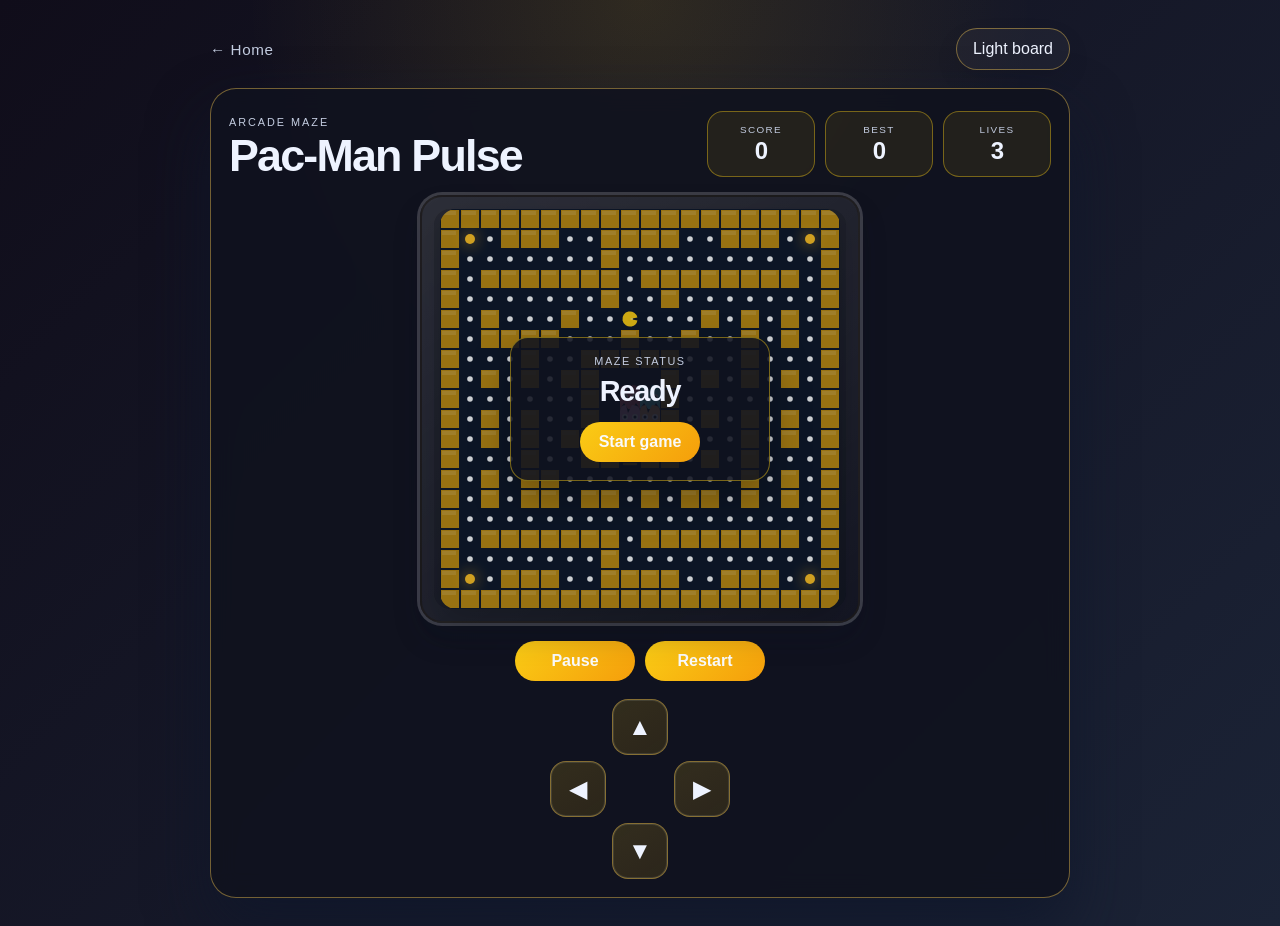
<file: games/pacman.html>
<!DOCTYPE html>
<html lang="en">
<head>
  <meta charset="UTF-8">
  <meta name="viewport" content="width=device-width, initial-scale=1.0">
  <title>Pac-Man Pulse</title>
  <style>
    :root {
      --bg-1: #100d1a;
      --bg-2: #1b2336;
      --panel: rgba(16, 18, 30, 0.9);
      --panel-border: rgba(255, 207, 83, 0.42);
      --text: #eef3ff;
      --muted: #c3cce0;
      --board-dark: #0d172a;
      --board-light: #16263d;
      --accent: #facc15;
      --accent-strong: #f59e0b;
      --danger: #ef4444;
      --ghost-red: #fb7185;
      --ghost-pink: #f9a8d4;
      --ghost-cyan: #67e8f9;
      --ghost-orange: #fdba74;
      --wall: #b88912;
      --shadow: rgba(15, 23, 42, 0.8);
    }

    body.light-mode {
      --bg-1: #f8f4ed;
      --bg-2: #e1eadb;
      --panel: rgba(255, 255, 255, 0.96);
      --panel-border: rgba(77, 101, 66, 0.38);
      --text: #1c2b24;
      --muted: #536a60;
      --board-dark: #d9e3d2;
      --board-light: #f5f9f7;
      --accent: #f59e0b;
      --accent-strong: #2f7c6d;
      --danger: #c63d3d;
      --ghost-red: #d91d4c;
      --ghost-pink: #e879f9;
      --ghost-cyan: #2dd4bf;
      --ghost-orange: #f97316;
      --wall: #f2d34e;
      --shadow: rgba(31, 40, 35, 0.12);
    }

    * {
      box-sizing: border-box;
      margin: 0;
      padding: 0;
    }

    body {
      min-height: 100vh;
      display: grid;
      place-items: center;
      padding: 28px 18px;
      background:
        radial-gradient(circle at top, rgba(250, 204, 21, 0.12), transparent 35%),
        linear-gradient(135deg, var(--bg-1), var(--bg-2));
      color: var(--text);
      font-family: -apple-system, BlinkMacSystemFont, "Segoe UI", sans-serif;
      transition: background 0.25s ease, color 0.25s ease;
    }

    a {
      color: inherit;
      text-decoration: none;
    }

    .page-shell {
      width: min(100%, 860px);
    }

    .topbar {
      display: flex;
      align-items: center;
      justify-content: space-between;
      margin-bottom: 18px;
    }

    .home-link {
      color: var(--muted);
      font-size: 0.95rem;
      letter-spacing: 0.04em;
      transition: color 0.2s ease;
    }

    .home-link:hover {
      color: var(--text);
    }

    .toggle-button,
    .mini-button,
    .dpad button {
      border: 1px solid var(--panel-border);
      background: rgba(255, 255, 255, 0.04);
      color: var(--text);
      border-radius: 999px;
      font: inherit;
      cursor: pointer;
      transition: transform 0.2s ease, box-shadow 0.2s ease, border-color 0.2s ease, background 0.2s ease;
    }

    .toggle-button {
      padding: 0.7rem 1rem;
      box-shadow: 0 10px 24px rgba(0, 0, 0, 0.08);
    }

    .toggle-button:hover,
    .mini-button:hover {
      transform: translateY(-1px);
      border-color: rgba(250, 204, 21, 0.75);
      box-shadow: 0 14px 28px rgba(0, 0, 0, 0.12);
    }

    .dpad button:hover {
      border-color: rgba(250, 204, 21, 0.75);
      box-shadow: 0 14px 28px rgba(0, 0, 0, 0.12);
    }

    .game-card {
      background: var(--panel);
      border: 1px solid var(--panel-border);
      border-radius: 26px;
      padding: 22px 18px 18px;
      box-shadow: 0 30px 60px var(--shadow);
      backdrop-filter: blur(12px);
    }

    .game-meta {
      display: flex;
      justify-content: space-between;
      gap: 16px;
      align-items: flex-end;
      margin-bottom: 18px;
    }

    .eyebrow {
      display: inline-block;
      color: var(--muted);
      letter-spacing: 0.18em;
      text-transform: uppercase;
      font-size: 0.68rem;
      margin-bottom: 6px;
    }

    h1 {
      font-size: clamp(2rem, 4vw, 2.8rem);
      line-height: 0.95;
      letter-spacing: -0.04em;
    }

    .scoreboard {
      display: flex;
      gap: 10px;
      flex-wrap: wrap;
      justify-content: flex-end;
    }

    .score-pill {
      min-width: 108px;
      padding: 0.7rem 0.9rem;
      border-radius: 16px;
      background: rgba(250, 204, 21, 0.08);
      border: 1px solid rgba(250, 204, 21, 0.4);
      text-align: center;
    }

    .score-pill span {
      display: block;
      font-size: 0.62rem;
      letter-spacing: 0.14em;
      text-transform: uppercase;
      color: var(--muted);
      margin-bottom: 2px;
    }

    .score-pill strong {
      font-size: 1.5rem;
      letter-spacing: -0.04em;
    }

    .board-shell {
      position: relative;
      max-width: 440px;
      margin: 0 auto;
      border-radius: 22px;
      padding: 12px;
      background: linear-gradient(145deg, rgba(255,255,255,0.12), rgba(255,255,255,0.02));
      border: 2px solid rgba(32, 29, 26, 0.68);
      box-shadow: 0 0 0 3px rgba(255,255,255,0.18), 0 16px 28px rgba(17, 24, 39, 0.18);
    }

    canvas {
      display: block;
      width: 100%;
      max-width: 400px;
      aspect-ratio: 1;
      margin: 0 auto;
      border-radius: 16px;
      background: var(--board-dark);
      border: none;
      box-shadow: inset 0 0 0 3px rgba(17, 24, 39, 0.15), 0 12px 30px rgba(0, 0, 0, 0.18);
    }

    .overlay {
      position: absolute;
      inset: 12px;
      display: grid;
      place-items: center;
      background: rgba(9, 12, 18, 0.18);
      border-radius: 16px;
      opacity: 1;
      pointer-events: auto;
      transition: opacity 0.2s ease;
    }

    body.light-mode .overlay {
      background: rgba(255, 255, 255, 0.22);
    }

    .overlay.hidden {
      opacity: 0;
      pointer-events: none;
    }

    .overlay-card {
      width: min(80%, 260px);
      padding: 1.1rem 1rem;
      border-radius: 18px;
      background: rgba(15, 19, 31, 0.88);
      border: 1px solid rgba(250, 204, 21, 0.45);
      text-align: center;
      box-shadow: 0 18px 40px rgba(0, 0, 0, 0.28);
    }

    body.light-mode .overlay-card {
      background: rgba(255, 255, 255, 0.96);
      border-color: rgba(108, 92, 72, 0.35);
      box-shadow: 0 18px 40px rgba(82, 67, 55, 0.12);
    }

    .overlay-card p {
      color: var(--muted);
      letter-spacing: 0.14em;
      font-size: 0.68rem;
      text-transform: uppercase;
      margin-bottom: 0.5rem;
    }

    .overlay-card h2 {
      margin-bottom: 0.85rem;
      font-size: 1.8rem;
      letter-spacing: -0.04em;
    }

    .mini-button {
      padding: 0.7rem 1rem;
      background: linear-gradient(135deg, var(--accent), var(--accent-strong));
      color: #f9fafb;
      border: 0;
      font-weight: 700;
    }

    body.light-mode .mini-button {
      background: linear-gradient(135deg, #f4cf45, #fffbea);
      color: #5a4611;
    }

    .control-bar {
      display: flex;
      justify-content: center;
      gap: 10px;
      margin-top: 18px;
      margin-bottom: 18px;
      flex-wrap: wrap;
    }

    .mini-button {
      min-width: 120px;
    }

    .controls {
      display: flex;
      justify-content: center;
    }

    .dpad {
      position: relative;
      width: 180px;
      height: 180px;
      margin: 0 auto;
    }

    .dpad button {
      position: absolute;
      width: 56px;
      height: 56px;
      border-radius: 16px;
      font-size: 1.5rem;
      background: linear-gradient(145deg, rgba(250, 204, 21, 0.15), rgba(240, 180, 0, 0.12));
      box-shadow: inset 0 0 0 1px rgba(255,255,255,0.1);
    }

    .dpad .up { top: 0; left: 50%; transform: translateX(-50%); }
    .dpad .down { bottom: 0; left: 50%; transform: translateX(-50%); }
    .dpad .left { left: 0; top: 50%; transform: translateY(-50%); }
    .dpad .right { right: 0; top: 50%; transform: translateY(-50%); }

    @media (max-width: 620px) {
      .game-meta {
        flex-direction: column;
        align-items: flex-start;
      }

      .scoreboard {
        justify-content: flex-start;
      }

      .game-card {
        padding-left: 12px;
        padding-right: 12px;
      }
    }
  </style>
</head>
<body>
  <div class="page-shell">
    <header class="topbar">
      <a href="/" class="home-link">← Home</a>
      <button id="themeToggle" class="toggle-button" type="button">Light board</button>
    </header>

    <main class="game-card">
      <div class="game-meta">
        <div>
          <span class="eyebrow">Arcade maze</span>
          <h1>Pac-Man Pulse</h1>
        </div>

        <div class="scoreboard">
          <div class="score-pill">
            <span>Score</span>
            <strong id="scoreValue">0</strong>
          </div>
          <div class="score-pill">
            <span>Best</span>
            <strong id="highScore">0</strong>
          </div>
          <div class="score-pill">
            <span>Lives</span>
            <strong id="livesValue">3</strong>
          </div>
        </div>
      </div>

      <div class="board-shell">
        <canvas id="gameCanvas" width="400" height="400"></canvas>

        <div id="overlay" class="overlay">
          <div class="overlay-card">
            <p>Maze status</p>
            <h2 id="overlayTitle">Ready</h2>
            <button id="startBtn" class="mini-button" type="button">Start game</button>
          </div>
        </div>
      </div>

      <div class="control-bar">
        <button id="pauseBtn" class="mini-button" type="button">Pause</button>
        <button id="restartBtn" class="mini-button" type="button">Restart</button>
      </div>

      <div class="controls">
        <div class="dpad" aria-label="Game controls">
          <button class="up" data-dir="ArrowUp" type="button" aria-label="Move up">▲</button>
          <button class="left" data-dir="ArrowLeft" type="button" aria-label="Move left">◀</button>
          <button class="right" data-dir="ArrowRight" type="button" aria-label="Move right">▶</button>
          <button class="down" data-dir="ArrowDown" type="button" aria-label="Move down">▼</button>
        </div>
      </div>
    </main>
  </div>

  <script>
    const canvas = document.getElementById('gameCanvas');
    const ctx = canvas.getContext('2d');
    const overlay = document.getElementById('overlay');
    const overlayTitle = document.getElementById('overlayTitle');
    const scoreValue = document.getElementById('scoreValue');
    const highScoreEl = document.getElementById('highScore');
    const livesValue = document.getElementById('livesValue');
    const themeToggle = document.getElementById('themeToggle');
    const startBtn = document.getElementById('startBtn');
    const pauseBtn = document.getElementById('pauseBtn');
    const restartBtn = document.getElementById('restartBtn');

    const gridSize = 20;
    const tileCount = canvas.width / gridSize;

    const rawLevelLayout = [
      '####################',
      '#o.###..####..###.o#',
      '#.......#..........#',
      '#.#######.########.#',
      '#.......#..#.......#',
      '#.#...#......#.#.#.#',
      '#.####...#..#..#.#.#',
      '#...#...####...#...#',
      '#.#.#.##...#.#.#.#.#',
      '#......#...#.......#',
      '#.#.#..#...#.#.#.#.#',
      '#.#.#.##...#...#.#.#',
      '#...#..##.##.#.#...#',
      '#.#.##.........#.#.#',
      '#.#.##.##.#.##.#.#.#',
      '#..................#',
      '#.#######.########.#',
      '#.......#..........#',
      '#o.###..####..###.o#',
      '####################'
    ];

    const levelLayout = rawLevelLayout;
    const ghostGate = { x: 9, y: 12 };
    const ghostBoxExteriorBlocks = new Set(['7,7']);
    const ghostBoxArea = new Set([
      '8,8', '9,8', '10,8',
      '8,9', '9,9', '10,9',
      '8,10', '9,10', '10,10',
      '8,11', '9,11', '10,11'
    ]);
    const ghostBoxBoundary = new Set([
      '7,8', '7,9', '7,10', '7,11', '7,12',
      '8,7', '9,7', '10,7', '11,7',
      '11,8', '11,9', '11,10', '11,11', '11,12',
      '8,12', '10,12'
    ]);
    const playerSpawn = { x: 9, y: 5 };
    const ghostSpawnPositions = [
      { x: 9, y: 9 },
      { x: 10, y: 9 },
      { x: 9, y: 10 },
      { x: 10, y: 10 }
    ];

    const ghostColors = ['#fb7185', '#67e8f9', '#f9a8d4', '#fdba74'];
    let highScore = 0;
    let score = 0;
    let lives = 3;
    let isRunning = false;
    let isPaused = false;
    let lastFrameTime = 0;
    let moveInterval = 180;
    let powerModeUntil = 0;
    let player;
    let playerDirection;
    let nextDirection;
    let ghosts;
    let pellets;
    let powerPellets;
    let ghostReleaseIndex = 0;
    let ghostReleaseTimer = 0;

    function keyFromPos(x, y) {
      return `${x},${y}`;
    }

    function getBoardColors() {
      const rootStyles = getComputedStyle(document.body);
      return {
        dark: rootStyles.getPropertyValue('--board-dark').trim(),
        light: rootStyles.getPropertyValue('--board-light').trim(),
        wall: rootStyles.getPropertyValue('--wall').trim()
      };
    }

    function setupBoard() {
      pellets = new Set();
      powerPellets = new Set();
      for (let y = 0; y < levelLayout.length; y++) {
        for (let x = 0; x < levelLayout[y].length; x++) {
          const cell = keyFromPos(x, y);
          if (ghostBoxArea.has(cell)) {
            continue;
          }
          if (isWall(x, y)) {
            continue;
          }
          const char = levelLayout[y][x];
          if (char === '.') {
            pellets.add(cell);
          }
          if (char === 'o') {
            powerPellets.add(cell);
          }
        }
      }
    }

    function createGhost(x, y, color, personality = 'chaser') {
      return {
        x,
        y,
        color,
        dx: 0,
        dy: 0,
        home: { x, y },
        personality,
        hasExitedPen: false,
        speedBoost: Math.random() * 0.8 + 0.6
      };
    }

    function rebuildLevel() {
      setupBoard();
      player = { ...playerSpawn };
      playerDirection = { x: 1, y: 0 };
      nextDirection = { x: 1, y: 0 };
      ghosts = ghostSpawnPositions.map((pos, index) => {
        const personalities = ['blinky', 'pinky', 'inky', 'clyde'];
        return {
          ...createGhost(pos.x, pos.y, ghostColors[index], personalities[index]),
          releaseOrder: index
        };
      });
      ghostReleaseIndex = 0;
      ghostReleaseTimer = 1200;
      powerModeUntil = 0;
      isPaused = false;
      lastFrameTime = 0;
      drawGame();
      updateScore();
    }

    function respawnGhosts() {
      ghosts = ghostSpawnPositions.map((pos, index) => {
        const personalities = ['blinky', 'pinky', 'inky', 'clyde'];
        return {
          ...createGhost(pos.x, pos.y, ghostColors[index], personalities[index]),
          releaseOrder: index
        };
      });
      ghostReleaseIndex = 0;
      ghostReleaseTimer = 1200;
    }

    function updateScore() {
      scoreValue.textContent = score;
      highScoreEl.textContent = highScore;
      livesValue.textContent = lives;
    }

    function isWall(x, y) {
      if (x < 0 || y < 0 || x >= tileCount || y >= tileCount) {
        return true;
      }
      const cell = keyFromPos(x, y);
      if (ghostBoxExteriorBlocks.has(cell)) {
        return true;
      }
      if (ghostBoxArea.has(cell) || cell === keyFromPos(ghostGate.x, ghostGate.y) || ghostBoxBoundary.has(cell)) {
        return true;
      }
      const row = levelLayout[y];
      if (!row) {
        return true;
      }
      return row[x] === '#';
    }

    function isGhostWall(x, y, ghost) {
      if (x < 0 || y < 0 || x >= tileCount || y >= tileCount) {
        return true;
      }
      const cell = keyFromPos(x, y);
      if (ghostBoxExteriorBlocks.has(cell) || ghostBoxBoundary.has(cell)) {
        return true;
      }
      if (x === ghostGate.x && y === ghostGate.y) {
        return ghost.hasExitedPen || ghost.releaseOrder >= ghostReleaseIndex;
      }
      if (ghostBoxArea.has(cell)) {
        return ghost.hasExitedPen;
      }
      const row = levelLayout[y];
      return !row || row[x] === '#';
    }

    function isGhostGateOpen() {
      return ghosts.some(ghost => ghost.releaseOrder < ghostReleaseIndex && !ghost.hasExitedPen);
    }

    function isValidMove(x, y) {
      return !isWall(x, y);
    }

    function setDirection(key) {
      const moveMap = {
        ArrowUp: { x: 0, y: -1 },
        ArrowDown: { x: 0, y: 1 },
        ArrowLeft: { x: -1, y: 0 },
        ArrowRight: { x: 1, y: 0 }
      };

      const next = moveMap[key];
      if (!next) return;

      if (isValidMove(player.x + next.x, player.y + next.y)) {
        nextDirection = next;
      }

      if (!isRunning && !isPaused) {
        startGame();
      }
    }

    function startGame() {
      if (overlayTitle.textContent === 'Game over') {
        return;
      }

      if (isPaused) {
        isPaused = false;
        pauseBtn.textContent = 'Pause';
        overlay.classList.add('hidden');
        overlayTitle.textContent = 'Running';
        startBtn.textContent = 'Start game';
        lastFrameTime = 0;
        return;
      }

      if (!isRunning) {
        isRunning = true;
        overlay.classList.add('hidden');
        overlayTitle.textContent = 'Running';
      }

      lastFrameTime = 0;
    }

    function beginFreshGame() {
      score = 0;
      lives = 3;
      rebuildLevel();
      overlay.classList.add('hidden');
      overlayTitle.textContent = 'Running';
      isRunning = true;
      pauseBtn.textContent = 'Pause';
      startBtn.textContent = 'Start game';
      lastFrameTime = 0;
    }

    function togglePause() {
      if (!isRunning) return;
      isPaused = !isPaused;
      pauseBtn.textContent = isPaused ? 'Continue game' : 'Pause';

      if (isPaused) {
        overlay.classList.remove('hidden');
        overlayTitle.textContent = 'Paused';
        startBtn.textContent = 'Continue game';
      } else {
        overlay.classList.add('hidden');
        overlayTitle.textContent = 'Running';
        startBtn.textContent = 'Start game';
      }
    }

    function endGame() {
      isRunning = false;
      isPaused = false;
      overlay.classList.remove('hidden');
      overlayTitle.textContent = 'Game over';
      startBtn.textContent = 'Restart game';
      pauseBtn.textContent = 'Pause';
      drawGame();
    }

    function maybeUpdateHighScore() {
      highScore = Number(localStorage.getItem('pacmanHighScore')) || 0;
      if (score > highScore) {
        highScore = score;
        localStorage.setItem('pacmanHighScore', String(highScore));
      }
      updateScore();
    }

    function handlePlayerMovement() {
      playerDirection = nextDirection;
      const nextX = player.x + playerDirection.x;
      const nextY = player.y + playerDirection.y;

      if (isValidMove(nextX, nextY)) {
        player.x = nextX;
        player.y = nextY;
      }

      const pelletKey = keyFromPos(player.x, player.y);
      if (pellets.has(pelletKey)) {
        pellets.delete(pelletKey);
        score += 10;
      }

      if (powerPellets.has(pelletKey)) {
        powerPellets.delete(pelletKey);
        score += 20;
        powerModeUntil = performance.now() + 5000;
      }

      maybeUpdateHighScore();

      if (pellets.size === 0 && powerPellets.size === 0) {
        isRunning = false;
        overlay.classList.remove('hidden');
        overlayTitle.textContent = 'You win!';
        startBtn.textContent = 'Play again';
        pauseBtn.textContent = 'Pause';
      }
    }

    function ghostDistance(a, b) {
      return Math.abs(a.x - b.x) + Math.abs(a.y - b.y);
    }

    function getOccupiedGhostTiles(excludedGhost = null) {
      const occupied = new Set();
      ghosts.forEach((ghost) => {
        if (ghost !== excludedGhost) {
          occupied.add(keyFromPos(ghost.x, ghost.y));
        }
      });
      return occupied;
    }

    function getGhostTarget(ghost) {
      const ahead = (tiles) => ({
        x: player.x + playerDirection.x * tiles,
        y: player.y + playerDirection.y * tiles
      });

      if (ghost.personality === 'pinky') {
        return ahead(4);
      }

      if (ghost.personality === 'inky') {
        const blinky = ghosts.find(candidate => candidate.personality === 'blinky');
        const pivot = ahead(2);
        return blinky
          ? { x: pivot.x * 2 - blinky.x, y: pivot.y * 2 - blinky.y }
          : pivot;
      }

      if (ghost.personality === 'clyde' && ghostDistance(ghost, player) <= 6) {
        return { x: 1, y: 18 };
      }

      return { x: player.x, y: player.y };
    }

    function getGhostFleeTarget(ghost) {
      const playerDistances = getGhostDistancesFrom(player);
      let fleeTarget = ghost;
      let greatestDistance = -1;
      let closestToGhost = Infinity;

      playerDistances.forEach((distance, key) => {
        if (ghostBoxArea.has(key)) return;
        const [x, y] = key.split(',').map(Number);
        const distanceFromGhost = ghostDistance(ghost, { x, y });
        if (distance > greatestDistance || (distance === greatestDistance && distanceFromGhost < closestToGhost)) {
          fleeTarget = { x, y };
          greatestDistance = distance;
          closestToGhost = distanceFromGhost;
        }
      });

      return fleeTarget;
    }

    function getGhostDistancesFrom(target, ghost = null) {
      const wallAt = (x, y) => ghost ? isGhostWall(x, y, ghost) : isWall(x, y);
      const walkableTiles = [];
      for (let y = 0; y < tileCount; y++) {
        for (let x = 0; x < tileCount; x++) {
          if (!wallAt(x, y)) {
            walkableTiles.push({ x, y });
          }
        }
      }

      const destination = walkableTiles.reduce((closest, tile) => {
        const distance = ghostDistance(tile, target);
        return distance < closest.distance ? { tile, distance } : closest;
      }, { tile: walkableTiles[0], distance: Infinity }).tile;
      const distances = new Map([[keyFromPos(destination.x, destination.y), 0]]);
      const queue = [destination];

      for (let index = 0; index < queue.length; index++) {
        const tile = queue[index];
        const nextDistance = distances.get(keyFromPos(tile.x, tile.y)) + 1;
        for (const dir of [{ x: 1, y: 0 }, { x: -1, y: 0 }, { x: 0, y: 1 }, { x: 0, y: -1 }]) {
          const x = tile.x + dir.x;
          const y = tile.y + dir.y;
          const key = keyFromPos(x, y);
          if (wallAt(x, y) || distances.has(key)) continue;
          distances.set(key, nextDistance);
          queue.push({ x, y });
        }
      }

      return distances;
    }

    function pickGhostDirection(ghost) {
      const dirs = [{ x: 1, y: 0 }, { x: -1, y: 0 }, { x: 0, y: 1 }, { x: 0, y: -1 }];
      const occupiedTiles = getOccupiedGhostTiles(ghost);
      const frightened = powerModeUntil > performance.now();
      const reverseDir = { x: -ghost.dx, y: -ghost.dy };
      const target = frightened ? getGhostFleeTarget(ghost) : getGhostTarget(ghost);
      const distances = getGhostDistancesFrom(target, ghost);

      const validMoves = [];
      dirs.forEach((dir) => {
        const nx = ghost.x + dir.x;
        const ny = ghost.y + dir.y;
        const nextTile = keyFromPos(nx, ny);

        if (isGhostWall(nx, ny, ghost)) return;
        if (occupiedTiles.has(nextTile)) return;

        const isReverse = dir.x === reverseDir.x && dir.y === reverseDir.y;
        validMoves.push({
          dir,
          distance: distances.get(nextTile) ?? Infinity,
          isReverse,
          continues: dir.x === ghost.dx && dir.y === ghost.dy
        });
      });

      if (!validMoves.length) {
        const fallback = dirs.find(dir => {
          const nx = ghost.x + dir.x;
          const ny = ghost.y + dir.y;
          return !isGhostWall(nx, ny, ghost) && !occupiedTiles.has(keyFromPos(nx, ny));
        });
        return fallback || { x: 0, y: 0 };
      }

      const forwardMoves = validMoves.filter(move => !move.isReverse);
      const candidates = forwardMoves.length ? forwardMoves : validMoves;
      candidates.sort((a, b) => {
        return a.distance - b.distance || Number(b.continues) - Number(a.continues);
      });
      return candidates[0].dir;
    }

    function updateGhosts() {
      const ghostOrder = [...ghosts].sort((a, b) => a.releaseOrder - b.releaseOrder);
      const occupiedTiles = new Set(ghosts.map((ghost) => keyFromPos(ghost.x, ghost.y)));

      ghostOrder.forEach((ghost) => {
        const next = pickGhostDirection(ghost);
        if (!next || (!next.x && !next.y)) return;

        const nx = ghost.x + next.x;
        const ny = ghost.y + next.y;
        const nextKey = keyFromPos(nx, ny);
        const wasInPen = ghostBoxArea.has(keyFromPos(ghost.x, ghost.y)) || (ghost.x === ghostGate.x && ghost.y === ghostGate.y);

        if (isGhostWall(nx, ny, ghost)) return;
        if (occupiedTiles.has(nextKey) && nextKey !== keyFromPos(ghost.x, ghost.y)) return;

        occupiedTiles.delete(keyFromPos(ghost.x, ghost.y));
        occupiedTiles.add(nextKey);

        ghost.x = nx;
        ghost.y = ny;
        if (wasInPen && !ghostBoxArea.has(nextKey) && !(nx === ghostGate.x && ny === ghostGate.y)) {
          ghost.hasExitedPen = true;
        }

        ghost.dx = next.x;
        ghost.dy = next.y;
      });
    }

    function checkGhostCollisions() {
      const frightened = powerModeUntil > performance.now();
      for (const ghost of ghosts) {
        if (ghost.x === player.x && ghost.y === player.y) {
          if (frightened) {
            ghost.x = ghost.home.x;
            ghost.y = ghost.home.y;
            ghost.hasExitedPen = false;
            score += 50;
            maybeUpdateHighScore();
          } else {
            lives -= 1;
            updateScore();
            if (lives <= 0) {
              endGame();
            } else {
              player = { ...playerSpawn };
              playerDirection = { x: 1, y: 0 };
              nextDirection = { x: 1, y: 0 };
              respawnGhosts();
            }
            return true;
          }
          return true;
        }
      }
      return false;
    }

    function updateGhostRelease() {
      if (ghostReleaseIndex >= ghosts.length) {
        return;
      }

      ghostReleaseTimer -= 180;
      if (ghostReleaseTimer <= 0) {
        ghostReleaseIndex += 1;
        ghostReleaseTimer = 1200;
      }
    }

    function updateGame() {
      if (!isRunning || isPaused) return;

      updateGhostRelease();
      handlePlayerMovement();
      if (!isRunning || checkGhostCollisions()) {
        drawGame();
        return;
      }
      updateGhosts();
      checkGhostCollisions();
      drawGame();
    }

    function drawCheckerboard() {
      const { dark } = getBoardColors();
      ctx.fillStyle = dark;
      ctx.fillRect(0, 0, canvas.width, canvas.height);
    }

    function drawWall(x, y) {
      const { wall } = getBoardColors();
      ctx.fillStyle = wall;
      ctx.fillRect(x * gridSize + 1, y * gridSize + 1, gridSize - 2, gridSize - 2);
      ctx.fillStyle = 'rgba(255,255,255,0.12)';
      ctx.fillRect(x * gridSize + 2, y * gridSize + 2, gridSize - 6, 4);
    }

    function drawGhostGate() {
      const { dark, wall } = getBoardColors();
      const left = ghostGate.x * gridSize;
      const top = ghostGate.y * gridSize;
      ctx.fillStyle = dark;
      ctx.fillRect(left + 1, top + 1, gridSize - 2, gridSize - 2);
      ctx.strokeStyle = wall;
      ctx.lineWidth = 2.5;
      ctx.lineCap = 'round';
      ctx.beginPath();
      const barRows = isGhostGateOpen() ? [3, 7, 11] : [5, 10, 15];
      barRows.forEach(offset => {
        ctx.moveTo(left + 4, top + offset);
        ctx.lineTo(left + gridSize - 4, top + offset);
      });
      ctx.stroke();
    }

    function drawPellets() {
      pellets.forEach((coord) => {
        const [x, y] = coord.split(',').map(Number);
        ctx.beginPath();
        ctx.fillStyle = '#f8fafc';
        ctx.arc(x * gridSize + gridSize / 2, y * gridSize + gridSize / 2, 2.8, 0, Math.PI * 2);
        ctx.fill();
      });

      powerPellets.forEach((coord) => {
        const [x, y] = coord.split(',').map(Number);
        ctx.beginPath();
        ctx.fillStyle = '#fbbf24';
        ctx.shadowColor = 'rgba(251, 191, 36, 0.9)';
        ctx.shadowBlur = 15;
        ctx.arc(x * gridSize + gridSize / 2, y * gridSize + gridSize / 2, 5, 0, Math.PI * 2);
        ctx.fill();
        ctx.shadowBlur = 0;
      });
    }

    function drawPlayer() {
      const px = player.x * gridSize + gridSize / 2;
      const py = player.y * gridSize + gridSize / 2;
      const mouthAngle = 0.2 + (Math.sin(Date.now() / 100) + 1) * 0.25;

      ctx.beginPath();
      ctx.fillStyle = '#facc15';
      ctx.moveTo(px, py);
      ctx.arc(px, py, gridSize * 0.38, playerDirection.x === 1 ? -0.2 : playerDirection.x === -1 ? Math.PI - 0.2 : playerDirection.y === 1 ? Math.PI * 0.5 - 0.2 : -Math.PI * 0.5 - 0.2, playerDirection.x === 1 ? 0.2 : playerDirection.x === -1 ? Math.PI + 0.2 : playerDirection.y === 1 ? Math.PI * 0.5 + 0.2 : -Math.PI * 0.5 + 0.2, true);
      ctx.closePath();
      ctx.fill();
    }

    function drawGhost(ghost) {
      const px = ghost.x * gridSize + gridSize / 2;
      const py = ghost.y * gridSize + gridSize / 2;
      const frightened = powerModeUntil > performance.now();

      ctx.beginPath();
      ctx.moveTo(px - 10, py + 10);
      ctx.lineTo(px - 10, py - 8);
      ctx.quadraticCurveTo(px - 10, py - 14, px - 4, py - 14);
      ctx.lineTo(px - 2, py - 6);
      ctx.lineTo(px + 2, py - 14);
      ctx.quadraticCurveTo(px + 10, py - 14, px + 10, py - 8);
      ctx.lineTo(px + 10, py + 10);
      ctx.lineTo(px + 6, py + 4);
      ctx.lineTo(px + 2, py + 10);
      ctx.lineTo(px - 2, py + 10);
      ctx.lineTo(px - 6, py + 4);
      ctx.closePath();
      ctx.fillStyle = frightened ? '#cbd5e1' : ghost.color;
      ctx.fill();

      ctx.fillStyle = '#fff';
      ctx.beginPath();
      ctx.arc(px - 5, py - 2, 3, 0, Math.PI * 2);
      ctx.arc(px + 5, py - 2, 3, 0, Math.PI * 2);
      ctx.fill();

      ctx.fillStyle = '#0f172a';
      ctx.beginPath();
      ctx.arc(px - 5, py - 2, 1.5, 0, Math.PI * 2);
      ctx.arc(px + 5, py - 2, 1.5, 0, Math.PI * 2);
      ctx.fill();
    }

    function drawGame() {
      ctx.clearRect(0, 0, canvas.width, canvas.height);
      drawCheckerboard();

      for (let y = 0; y < levelLayout.length; y++) {
        for (let x = 0; x < levelLayout[y].length; x++) {
          const cell = keyFromPos(x, y);
          if (x === ghostGate.x && y === ghostGate.y) continue;
          if (isWall(x, y) && (!ghostBoxArea.has(cell) || ghostBoxExteriorBlocks.has(cell))) {
            drawWall(x, y);
          }
        }
      }

      drawGhostGate();
      drawPellets();
      drawPlayer();
      ghosts.forEach(drawGhost);
    }

    function gameLoop(timestamp) {
      if (lastFrameTime === 0) lastFrameTime = timestamp;
      const elapsed = timestamp - lastFrameTime;

      if (elapsed >= moveInterval) {
        lastFrameTime = timestamp;
        updateGame();
      }

      requestAnimationFrame(gameLoop);
    }

    document.addEventListener('keydown', (event) => {
      if (event.key === ' ') {
        event.preventDefault();
        if (!isRunning) {
          startGame();
        } else if (isPaused) {
          togglePause();
        } else {
          togglePause();
        }
        return;
      }

      if (['ArrowUp', 'ArrowDown', 'ArrowLeft', 'ArrowRight'].includes(event.key)) {
        event.preventDefault();
        setDirection(event.key);
      }
    });

    document.querySelectorAll('.dpad button').forEach((button) => {
      const dir = button.dataset.dir;
      button.addEventListener('click', () => setDirection(dir));
      button.addEventListener('touchstart', (event) => {
        event.preventDefault();
        setDirection(dir);
      });
    });

    startBtn.addEventListener('click', () => {
      if (overlayTitle.textContent === 'Game over' || overlayTitle.textContent === 'You win!') {
        beginFreshGame();
        return;
      }

      if (overlayTitle.textContent === 'Paused') {
        togglePause();
        return;
      }

      startGame();
    });

    pauseBtn.addEventListener('click', () => {
      if (!isRunning) return;
      togglePause();
    });

    restartBtn.addEventListener('click', () => {
      beginFreshGame();
    });

    themeToggle.addEventListener('click', () => {
      document.body.classList.toggle('light-mode');
      themeToggle.textContent = document.body.classList.contains('light-mode') ? 'Dark board' : 'Light board';
      drawGame();
    });

    highScore = Number(localStorage.getItem('pacmanHighScore')) || 0;
    updateScore();
    rebuildLevel();
    requestAnimationFrame(gameLoop);
  </script>
</body>
</html>
</file>
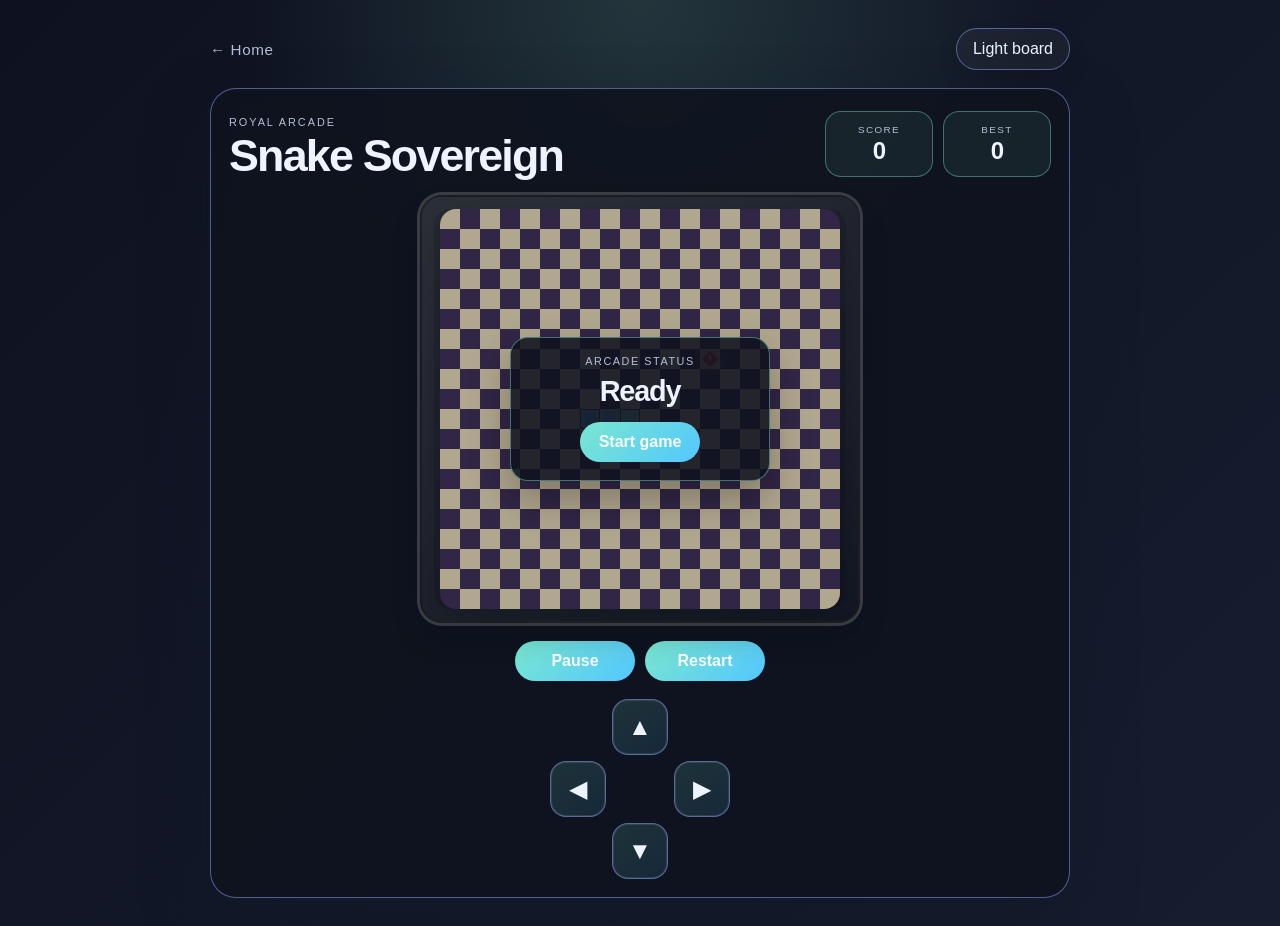
<file: games/snake.html>
<!DOCTYPE html>
<html lang="en">
<head>
  <meta charset="UTF-8">
  <meta name="viewport" content="width=device-width, initial-scale=1.0">
  <title>Snake Sovereign</title>
  <style>
    :root {
      --bg-1: #0e1220;
      --bg-2: #171d2f;
      --panel: rgba(15, 19, 31, 0.9);
      --panel-border: rgba(143, 170, 255, 0.5);
      --text: #edf3ff;
      --muted: #b4bfd7;
      --board-dark: #3a2c50;
      --board-light: #d7c8aa;
      --accent: #7ae7cf;
      --accent-strong: #53c7ff;
      --gold: #f7d66d;
      --danger: #ff6b6b;
      --shadow: rgba(17, 24, 39, 0.7);
    }

    body.light-mode {
      --bg-1: #f1f7f1;
      --bg-2: #dfeee0;
      --panel: rgba(255, 255, 255, 0.96);
      --panel-border: rgba(79, 116, 88, 0.38);
      --text: #1b2a20;
      --muted: #4d6257;
      --board-dark: #bfd5b6;
      --board-light: #f8faf6;
      --accent: #2f7c6d;
      --accent-strong: #b77b3a;
      --gold: #b4800d;
      --danger: #c64a4a;
      --shadow: rgba(40, 62, 48, 0.12);
    }

    * {
      box-sizing: border-box;
      margin: 0;
      padding: 0;
    }

    body {
      min-height: 100vh;
      display: grid;
      place-items: center;
      padding: 28px 18px;
      background:
        radial-gradient(circle at top, rgba(118, 200, 164, 0.18), transparent 35%),
        linear-gradient(135deg, var(--bg-1), var(--bg-2));
      color: var(--text);
      font-family: -apple-system, BlinkMacSystemFont, "Segoe UI", sans-serif;
      transition: background 0.25s ease, color 0.25s ease;
    }

    a {
      color: inherit;
      text-decoration: none;
    }

    .page-shell {
      width: min(100%, 860px);
    }

    .topbar {
      display: flex;
      align-items: center;
      justify-content: space-between;
      margin-bottom: 18px;
    }

    .home-link {
      color: var(--muted);
      font-size: 0.95rem;
      letter-spacing: 0.04em;
      transition: color 0.2s ease;
    }

    .home-link:hover {
      color: var(--text);
    }

    .toggle-button,
    .mini-button,
    .dpad button {
      border: 1px solid var(--panel-border);
      background: rgba(255, 255, 255, 0.04);
      color: var(--text);
      border-radius: 999px;
      font: inherit;
      cursor: pointer;
      transition: transform 0.2s ease, box-shadow 0.2s ease, border-color 0.2s ease, background 0.2s ease;
    }

    .toggle-button {
      padding: 0.7rem 1rem;
      box-shadow: 0 10px 24px rgba(0, 0, 0, 0.08);
    }

    .toggle-button:hover,
    .mini-button:hover {
      transform: translateY(-1px);
      border-color: rgba(122, 231, 207, 0.75);
      box-shadow: 0 14px 28px rgba(0, 0, 0, 0.12);
    }

    .dpad button:hover {
      border-color: rgba(122, 231, 207, 0.75);
      box-shadow: 0 14px 28px rgba(0, 0, 0, 0.12);
    }

    .game-card {
      background: var(--panel);
      border: 1px solid var(--panel-border);
      border-radius: 26px;
      padding: 22px 18px 18px;
      box-shadow: 0 30px 60px var(--shadow);
      backdrop-filter: blur(12px);
    }

    .game-meta {
      display: flex;
      justify-content: space-between;
      gap: 16px;
      align-items: flex-end;
      margin-bottom: 18px;
    }

    .eyebrow {
      display: inline-block;
      color: var(--muted);
      letter-spacing: 0.18em;
      text-transform: uppercase;
      font-size: 0.68rem;
      margin-bottom: 6px;
    }

    h1 {
      font-size: clamp(2rem, 4vw, 2.8rem);
      line-height: 0.95;
      letter-spacing: -0.04em;
    }

    .scoreboard {
      display: flex;
      gap: 10px;
      flex-wrap: wrap;
      justify-content: flex-end;
    }

    .score-pill {
      min-width: 108px;
      padding: 0.7rem 0.9rem;
      border-radius: 16px;
      background: rgba(122, 231, 207, 0.08);
      border: 1px solid rgba(122, 231, 207, 0.4);
      text-align: center;
    }

    .score-pill span {
      display: block;
      font-size: 0.62rem;
      letter-spacing: 0.14em;
      text-transform: uppercase;
      color: var(--muted);
      margin-bottom: 2px;
    }

    .score-pill strong {
      font-size: 1.5rem;
      letter-spacing: -0.04em;
    }

    .board-shell {
      position: relative;
      max-width: 440px;
      margin: 0 auto;
      border-radius: 22px;
      padding: 12px;
      background: linear-gradient(145deg, rgba(255,255,255,0.12), rgba(255,255,255,0.02));
      border: 2px solid rgba(32, 29, 26, 0.68);
      box-shadow: 0 0 0 3px rgba(255,255,255,0.18), 0 16px 28px rgba(17, 24, 39, 0.18);
    }

    canvas {
      display: block;
      width: 100%;
      max-width: 400px;
      aspect-ratio: 1;
      margin: 0 auto;
      border-radius: 16px;
      background: var(--board-dark);
      border: none;
      box-shadow: inset 0 0 0 3px rgba(17, 24, 39, 0.15), 0 12px 30px rgba(0, 0, 0, 0.18);
    }

    .overlay {
      position: absolute;
      inset: 12px;
      display: grid;
      place-items: center;
      background: rgba(9, 12, 18, 0.18);
      border-radius: 16px;
      opacity: 1;
      pointer-events: auto;
      transition: opacity 0.2s ease;
    }

    body.light-mode .overlay {
      background: rgba(255, 255, 255, 0.22);
    }

    .overlay.hidden {
      opacity: 0;
      pointer-events: none;
    }

    .overlay-card {
      width: min(80%, 260px);
      padding: 1.1rem 1rem;
      border-radius: 18px;
      background: rgba(15, 19, 31, 0.88);
      border: 1px solid rgba(122, 231, 207, 0.45);
      text-align: center;
      box-shadow: 0 18px 40px rgba(0, 0, 0, 0.28);
    }

    body.light-mode .overlay-card {
      background: rgba(255, 255, 255, 0.96);
      border-color: rgba(108, 92, 72, 0.35);
      box-shadow: 0 18px 40px rgba(82, 67, 55, 0.12);
    }

    .overlay-card p {
      color: var(--muted);
      letter-spacing: 0.14em;
      font-size: 0.68rem;
      text-transform: uppercase;
      margin-bottom: 0.5rem;
    }

    .overlay-card h2 {
      margin-bottom: 0.85rem;
      font-size: 1.8rem;
      letter-spacing: -0.04em;
    }

    .mini-button {
      padding: 0.7rem 1rem;
      background: linear-gradient(135deg, var(--accent), var(--accent-strong));
      color: #f9fafb;
      border: 0;
      font-weight: 700;
    }

    body.light-mode .mini-button {
      background: linear-gradient(135deg, #2f7c6d, #8ccf9a);
      color: #f6f1ea;
    }

    .control-bar {
      display: flex;
      justify-content: center;
      gap: 10px;
      margin-top: 18px;
      margin-bottom: 18px;
      flex-wrap: wrap;
    }

    .mini-button {
      min-width: 120px;
    }

    .controls {
      display: flex;
      justify-content: center;
    }

    .dpad {
      position: relative;
      width: 180px;
      height: 180px;
      margin: 0 auto;
    }

    .dpad button {
      position: absolute;
      width: 56px;
      height: 56px;
      border-radius: 16px;
      font-size: 1.5rem;
      background: linear-gradient(145deg, rgba(122, 231, 207, 0.15), rgba(83, 199, 255, 0.12));
      box-shadow: inset 0 0 0 1px rgba(255,255,255,0.1);
    }

    .dpad .up { top: 0; left: 50%; transform: translateX(-50%); }
    .dpad .down { bottom: 0; left: 50%; transform: translateX(-50%); }
    .dpad .left { left: 0; top: 50%; transform: translateY(-50%); }
    .dpad .right { right: 0; top: 50%; transform: translateY(-50%); }

    @media (max-width: 620px) {
      .game-meta {
        flex-direction: column;
        align-items: flex-start;
      }

      .scoreboard {
        justify-content: flex-start;
      }

      .game-card {
        padding-left: 12px;
        padding-right: 12px;
      }
    }
  </style>
</head>
<body>
  <div class="page-shell">
    <header class="topbar">
      <a href="/" class="home-link">← Home</a>
      <button id="themeToggle" class="toggle-button" type="button">Light board</button>
    </header>

    <main class="game-card">
      <div class="game-meta">
        <div>
          <span class="eyebrow">Royal arcade</span>
          <h1>Snake Sovereign</h1>
        </div>

        <div class="scoreboard">
          <div class="score-pill">
            <span>Score</span>
            <strong id="scoreValue">0</strong>
          </div>
          <div class="score-pill">
            <span>Best</span>
            <strong id="highScore">0</strong>
          </div>
        </div>
      </div>

      <div class="board-shell">
        <canvas id="gameCanvas" width="400" height="400"></canvas>

        <div id="overlay" class="overlay">
          <div class="overlay-card">
            <p>Arcade status</p>
            <h2 id="overlayTitle">Ready</h2>
            <button id="startBtn" class="mini-button" type="button">Start game</button>
          </div>
        </div>
      </div>

      <div class="control-bar">
        <button id="pauseBtn" class="mini-button" type="button">Pause</button>
        <button id="restartBtn" class="mini-button" type="button">Restart</button>
      </div>

      <div class="controls">
        <div class="dpad" aria-label="Game controls">
          <button class="up" data-dir="ArrowUp" type="button" aria-label="Move up">▲</button>
          <button class="left" data-dir="ArrowLeft" type="button" aria-label="Move left">◀</button>
          <button class="right" data-dir="ArrowRight" type="button" aria-label="Move right">▶</button>
          <button class="down" data-dir="ArrowDown" type="button" aria-label="Move down">▼</button>
        </div>
      </div>
    </main>
  </div>

  <script>
    const canvas = document.getElementById('gameCanvas');
    const ctx = canvas.getContext('2d');
    const overlay = document.getElementById('overlay');
    const overlayTitle = document.getElementById('overlayTitle');
    const scoreValue = document.getElementById('scoreValue');
    const highScoreEl = document.getElementById('highScore');
    const themeToggle = document.getElementById('themeToggle');
    const startBtn = document.getElementById('startBtn');
    const pauseBtn = document.getElementById('pauseBtn');
    const restartBtn = document.getElementById('restartBtn');

    const gridSize = 20;
    const tileCount = canvas.width / gridSize;

    function getBoardColors() {
      const rootStyles = getComputedStyle(document.body);
      return {
        dark: rootStyles.getPropertyValue('--board-dark').trim(),
        light: rootStyles.getPropertyValue('--board-light').trim()
      };
    }

    let snake;
    let food;
    let direction;
    let nextDirection;
    let score;
    let highScore;
    let isRunning;
    let isPaused;
    let lastFrameTime;
    let tickMs;

    function setupNewGame() {
      snake = [
        { x: 9, y: 10 },
        { x: 8, y: 10 },
        { x: 7, y: 10 }
      ];
      food = { x: 14, y: 10 };
      direction = { x: 1, y: 0 };
      nextDirection = { x: 1, y: 0 };
      score = 0;
      isRunning = false;
      isPaused = false;
      lastFrameTime = 0;
      tickMs = 170;
      updateScore();
      placeFood();
      drawGame();
      overlay.classList.remove('hidden');
      overlayTitle.textContent = 'Ready';
      startBtn.textContent = 'Start game';
      pauseBtn.textContent = 'Pause';
    }

    function updateScore() {
      scoreValue.textContent = score;
      highScoreEl.textContent = highScore;
    }

    function placeFood() {
      do {
        food = {
          x: Math.floor(Math.random() * tileCount),
          y: Math.floor(Math.random() * tileCount)
        };
      } while (snake.some(segment => segment.x === food.x && segment.y === food.y));
    }

    function startGame() {
      if (overlayTitle.textContent === 'Game over') {
        return;
      }

      if (isPaused) {
        isPaused = false;
        pauseBtn.textContent = 'Pause';
        startBtn.textContent = 'Start game';
        overlay.classList.add('hidden');
        overlayTitle.textContent = 'Running';
        lastFrameTime = 0;
        return;
      }

      if (!isRunning) {
        isRunning = true;
        overlay.classList.add('hidden');
        overlayTitle.textContent = 'Running';
      }
      lastFrameTime = 0;
    }

    function beginFreshGame() {
      setupNewGame();
      startGame();
    }

    function togglePause() {
      if (!isRunning) return;
      isPaused = !isPaused;
      pauseBtn.textContent = isPaused ? 'Continue game' : 'Pause';

      if (isPaused) {
        overlay.classList.remove('hidden');
        overlayTitle.textContent = 'Paused';
        startBtn.textContent = 'Continue game';
      } else {
        overlay.classList.add('hidden');
        overlayTitle.textContent = 'Running';
        startBtn.textContent = 'Start game';
      }
    }

    function endGame() {
      isRunning = false;
      isPaused = false;
      overlay.classList.remove('hidden');
      overlayTitle.textContent = 'Game over';
      startBtn.textContent = 'Restart game';
      pauseBtn.textContent = 'Pause';
      drawGame();
    }

    function setDirection(key) {
      if (overlayTitle.textContent === 'Game over') {
        return;
      }

      const moveMap = {
        ArrowUp: { x: 0, y: -1 },
        ArrowDown: { x: 0, y: 1 },
        ArrowLeft: { x: -1, y: 0 },
        ArrowRight: { x: 1, y: 0 }
      };

      const next = moveMap[key];
      if (!next) return;

      const isReverse = next.x === -direction.x && next.y === -direction.y;
      if (!isReverse) {
        nextDirection = next;
      }

      if (!isRunning && !isPaused && overlayTitle.textContent !== 'Game over') {
        startGame();
      }
    }

    function updateGame() {
      if (!isRunning || isPaused) return;

      direction = nextDirection;
      const head = {
        x: snake[0].x + direction.x,
        y: snake[0].y + direction.y
      };

      const hitWall = head.x < 0 || head.x >= tileCount || head.y < 0 || head.y >= tileCount;
      const hitBody = snake.some(segment => segment.x === head.x && segment.y === head.y);

      if (hitWall || hitBody) {
        endGame();
        return;
      }

      snake.unshift(head);

      if (head.x === food.x && head.y === food.y) {
        score += 10;
        highScore = Number(localStorage.getItem('highScore')) || 0;
        if (score > highScore) {
          highScore = score;
          localStorage.setItem('highScore', String(highScore));
        }
        updateScore();
        tickMs = Math.max(80, 170 - score * 0.9);
        placeFood();
      } else {
        snake.pop();
      }
    }

    function drawCheckerboard() {
      const { dark, light } = getBoardColors();
      for (let y = 0; y < tileCount; y++) {
        for (let x = 0; x < tileCount; x++) {
          const color = (x + y) % 2 === 0 ? light : dark;
          ctx.fillStyle = color;
          ctx.fillRect(x * gridSize, y * gridSize, gridSize, gridSize);
        }
      }
    }

    function drawFood() {
      const size = gridSize * 0.58;
      const px = food.x * gridSize + gridSize / 2;
      const py = food.y * gridSize + gridSize / 2;

      ctx.save();
      ctx.translate(px, py);
      ctx.rotate(Math.PI / 4);
      ctx.fillStyle = '#dc2626';
      ctx.shadowColor = 'rgba(220, 38, 38, 0.9)';
      ctx.shadowBlur = 18;
      ctx.fillRect(-size / 2, -size / 2, size, size);
      ctx.restore();

      ctx.beginPath();
      ctx.fillStyle = 'rgba(255,255,255,0.8)';
      ctx.arc(px, py - size * 0.15, size * 0.12, 0, Math.PI * 2);
      ctx.fill();
    }

    function drawSnake() {
      snake.forEach((segment, index) => {
        const px = segment.x * gridSize + 1;
        const py = segment.y * gridSize + 1;
        const w = gridSize - 2;
        const h = gridSize - 2;

        const hueShift = index === 0 ? '#7ae7cf' : '#53c7ff';
        const shade = index === 0 ? '#7ae7cf' : index % 2 === 0 ? '#53c7ff' : '#7ab8ff';

        ctx.fillStyle = hueShift;
        ctx.fillRect(px, py, w, h);

        ctx.fillStyle = shade;
        ctx.fillRect(px + 4, py + 4, w - 8, h - 8);

        ctx.strokeStyle = 'rgba(255,255,255,0.22)';
        ctx.lineWidth = 2;
        ctx.strokeRect(px + 1.5, py + 1.5, w - 3, h - 3);
      });
    }

    function drawGame() {
      ctx.clearRect(0, 0, canvas.width, canvas.height);
      drawCheckerboard();
      drawFood();
      drawSnake();
    }

    function gameLoop(currentTime) {
      if (lastFrameTime === 0) lastFrameTime = currentTime;
      const elapsed = currentTime - lastFrameTime;

      if (elapsed >= tickMs) {
        lastFrameTime = currentTime;
        updateGame();
        drawGame();
      }

      requestAnimationFrame(gameLoop);
    }

    document.addEventListener('keydown', event => {
      if (event.key === ' ') {
        event.preventDefault();
        if (isRunning && !isPaused) {
          togglePause();
        } else if (isRunning && isPaused) {
          togglePause();
        } else {
          startGame();
        }
        return;
      }

      if (['ArrowUp', 'ArrowDown', 'ArrowLeft', 'ArrowRight'].includes(event.key)) {
        event.preventDefault();
        setDirection(event.key);
      }
    });

    document.querySelectorAll('.dpad button').forEach(button => {
      const dir = button.dataset.dir;
      button.addEventListener('click', () => setDirection(dir));
      button.addEventListener('touchstart', event => {
        event.preventDefault();
        setDirection(dir);
      });
    });

    startBtn.addEventListener('click', () => {
      if (overlayTitle.textContent === 'Game over') {
        beginFreshGame();
        return;
      }

      if (overlayTitle.textContent === 'Paused') {
        togglePause();
        return;
      }

      startGame();
    });

    pauseBtn.addEventListener('click', () => {
      if (!isRunning) return;
      togglePause();
    });

    restartBtn.addEventListener('click', () => {
      beginFreshGame();
    });

    themeToggle.addEventListener('click', () => {
      document.body.classList.toggle('light-mode');
      themeToggle.textContent = document.body.classList.contains('light-mode') ? 'Dark board' : 'Light board';
      drawGame();
    });

    highScore = Number(localStorage.getItem('highScore')) || 0;
    updateScore();
    setupNewGame();
    requestAnimationFrame(gameLoop);
  </script>
</body>
</html>
</file>
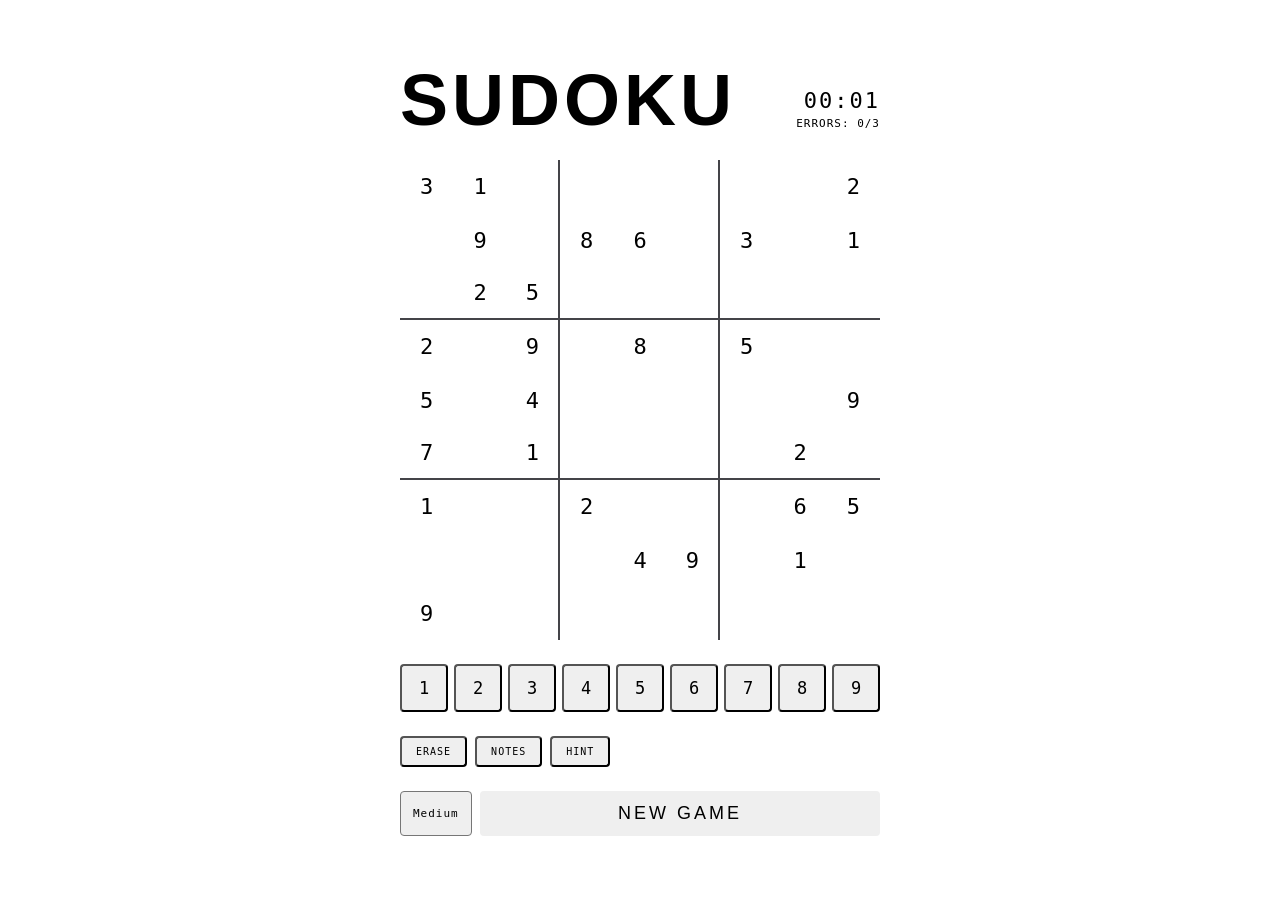
<file: games/sodoku.html>
<!DOCTYPE html>

<html lang="en">
<head>
<meta charset="UTF-8">
<meta name="viewport" content="width=device-width, initial-scale=1.0">
<title>SUDOKU</title>
<link href="https://fonts.googleapis.com/css2?family=Bebas+Neue&family=DM+Mono:wght@300;400;500&display=swap" rel="stylesheet">
<style>
  *, *::before, *::after { box-sizing: border-box; margin: 0; padding: 0; }

:root {
–bg: #0e0e0f;
–surface: #1a1a1c;
–border: #2e2e32;
–accent: #e8c547;
–accent2: #e87547;
–text: #f0f0ee;
–muted: #606068;
–given: #f0f0ee;
–user: #e8c547;
–error: #e84747;
–highlight: #252528;
–selected: #2e2d1e;
}

body {
background: var(–bg);
color: var(–text);
font-family: ‘DM Mono’, monospace;
min-height: 100vh;
display: flex;
flex-direction: column;
align-items: center;
justify-content: center;
padding: 20px;
overflow-x: hidden;
}

body::before {
content: ‘’;
position: fixed;
inset: 0;
background: radial-gradient(ellipse at 20% 20%, rgba(232,197,71,0.04) 0%, transparent 60%),
radial-gradient(ellipse at 80% 80%, rgba(232,117,71,0.04) 0%, transparent 60%);
pointer-events: none;
}

.container {
width: 100%;
max-width: 480px;
display: flex;
flex-direction: column;
gap: 24px;
}

header {
display: flex;
align-items: flex-end;
justify-content: space-between;
}

h1 {
font-family: ‘Bebas Neue’, sans-serif;
font-size: clamp(48px, 12vw, 72px);
letter-spacing: 4px;
line-height: 1;
color: var(–text);
}

h1 span {
color: var(–accent);
}

.stats {
display: flex;
flex-direction: column;
align-items: flex-end;
gap: 4px;
padding-bottom: 6px;
}

.timer {
font-size: 22px;
font-weight: 500;
letter-spacing: 2px;
color: var(–accent);
}

.mistakes {
font-size: 11px;
color: var(–muted);
letter-spacing: 1px;
text-transform: uppercase;
}

.mistakes span {
color: var(–error);
}

/* BOARD */
.board-wrap {
position: relative;
}

.board {
display: grid;
grid-template-columns: repeat(9, 1fr);
border: 2px solid var(–accent);
border-radius: 4px;
overflow: hidden;
gap: 0;
aspect-ratio: 1;
width: 100%;
}

.cell {
aspect-ratio: 1;
display: flex;
align-items: center;
justify-content: center;
font-size: clamp(14px, 3.5vw, 22px);
font-weight: 500;
cursor: pointer;
border-right: 1px solid var(–border);
border-bottom: 1px solid var(–border);
background: var(–surface);
transition: background 0.1s, color 0.1s;
position: relative;
user-select: none;
letter-spacing: 0;
color: var(–given);
}

/* thick borders for 3x3 boxes */
.cell:nth-child(3n) { border-right: 2px solid #444448; }
.cell:nth-child(9n) { border-right: none; }
.cell:nth-child(n+19):nth-child(-n+27),
.cell:nth-child(n+46):nth-child(-n+54) { border-bottom: 2px solid #444448; }
.cell:nth-child(n+73):nth-child(-n+81) { border-bottom: none; }

.cell.given { color: var(–given); font-weight: 500; }
.cell.user-input { color: var(–user); font-weight: 400; }
.cell.error { color: var(–error) !important; }
.cell.selected { background: var(–selected) !important; }
.cell.highlight { background: var(–highlight); }
.cell.same-num { background: #242318; }

.cell:hover:not(.given) { background: var(–highlight); }

/* Notes grid */
.notes-grid {
display: grid;
grid-template-columns: repeat(3, 1fr);
grid-template-rows: repeat(3, 1fr);
width: 100%;
height: 100%;
padding: 2px;
gap: 0;
}

.note {
font-size: clamp(5px, 1.2vw, 9px);
display: flex;
align-items: center;
justify-content: center;
color: var(–muted);
line-height: 1;
}

/* CONTROLS */
.controls {
display: flex;
gap: 10px;
align-items: center;
}

.numpad {
display: grid;
grid-template-columns: repeat(9, 1fr);
gap: 6px;
flex: 1;
}

.num-btn {
aspect-ratio: 1;
background: var(–surface);
border: 1px solid var(–border);
border-radius: 4px;
color: var(–text);
font-family: ‘DM Mono’, monospace;
font-size: clamp(12px, 2.5vw, 17px);
font-weight: 500;
cursor: pointer;
transition: all 0.1s;
display: flex;
align-items: center;
justify-content: center;
}

.num-btn:hover { background: var(–highlight); border-color: var(–accent); color: var(–accent); }
.num-btn:active { transform: scale(0.94); }

.actions {
display: flex;
gap: 8px;
}

.action-btn {
background: var(–surface);
border: 1px solid var(–border);
border-radius: 4px;
color: var(–muted);
font-family: ‘DM Mono’, monospace;
font-size: 10px;
letter-spacing: 1px;
text-transform: uppercase;
padding: 8px 14px;
cursor: pointer;
transition: all 0.15s;
white-space: nowrap;
}

.action-btn:hover { border-color: var(–accent); color: var(–accent); }
.action-btn.active { border-color: var(–accent2); color: var(–accent2); background: rgba(232,117,71,0.08); }

.bottom-row {
display: flex;
gap: 8px;
justify-content: space-between;
}

.new-game-btn {
flex: 1;
background: var(–accent);
border: none;
border-radius: 4px;
color: var(–bg);
font-family: ‘Bebas Neue’, sans-serif;
font-size: 18px;
letter-spacing: 3px;
padding: 12px;
cursor: pointer;
transition: all 0.15s;
}

.new-game-btn:hover { background: #f0d060; transform: translateY(-1px); }
.new-game-btn:active { transform: translateY(0); }

.diff-select {
background: var(–surface);
border: 1px solid var(–border);
border-radius: 4px;
color: var(–muted);
font-family: ‘DM Mono’, monospace;
font-size: 11px;
padding: 0 12px;
cursor: pointer;
appearance: none;
letter-spacing: 1px;
}

.diff-select:focus { outline: none; border-color: var(–accent); color: var(–text); }

/* Win overlay */
.win-overlay {
position: fixed;
inset: 0;
background: rgba(14,14,15,0.92);
display: flex;
flex-direction: column;
align-items: center;
justify-content: center;
gap: 16px;
opacity: 0;
pointer-events: none;
transition: opacity 0.4s;
z-index: 100;
}

.win-overlay.show { opacity: 1; pointer-events: all; }

.win-title {
font-family: ‘Bebas Neue’, sans-serif;
font-size: 80px;
letter-spacing: 6px;
color: var(–accent);
animation: pulse 1.5s ease-in-out infinite;
}

.win-sub {
font-size: 14px;
color: var(–muted);
letter-spacing: 2px;
text-transform: uppercase;
}

.win-time {
font-size: 32px;
color: var(–text);
font-family: ‘Bebas Neue’, sans-serif;
letter-spacing: 4px;
}

.win-btn {
margin-top: 8px;
background: var(–accent);
border: none;
border-radius: 4px;
color: var(–bg);
font-family: ‘Bebas Neue’, sans-serif;
font-size: 20px;
letter-spacing: 3px;
padding: 14px 40px;
cursor: pointer;
transition: all 0.15s;
}

.win-btn:hover { background: #f0d060; }

@keyframes pulse {
0%, 100% { opacity: 1; }
50% { opacity: 0.7; }
}

@media (max-width: 400px) {
.action-btn { padding: 8px 8px; font-size: 9px; }
}
</style>

</head>
<body>

<div class="container">
  <header>
    <h1>SU<span>DO</span>KU</h1>
    <div class="stats">
      <div class="timer" id="timer">00:00</div>
      <div class="mistakes">errors: <span id="mistakes">0</span>/3</div>
    </div>
  </header>

  <div class="board-wrap">
    <div class="board" id="board"></div>
  </div>

  <div class="numpad" id="numpad">
    <!-- 1-9 buttons injected by JS -->
  </div>

  <div class="actions">
    <button class="action-btn" id="eraseBtn">Erase</button>
    <button class="action-btn" id="noteBtn">Notes</button>
    <button class="action-btn" id="hintBtn">Hint</button>
  </div>

  <div class="bottom-row">
    <select class="diff-select" id="diffSelect">
      <option value="easy">Easy</option>
      <option value="medium" selected>Medium</option>
      <option value="hard">Hard</option>
    </select>
    <button class="new-game-btn" id="newGameBtn">NEW GAME</button>
  </div>
</div>

<div class="win-overlay" id="winOverlay">
  <div class="win-title">SOLVED!</div>
  <div class="win-sub">Puzzle complete</div>
  <div class="win-time" id="winTime"></div>
  <button class="win-btn" id="winNewBtn">PLAY AGAIN</button>
</div>

<script>
// ── Sudoku Generator ──────────────────────────────────────────────
function generateSolved() {
  const board = Array.from({length: 9}, () => Array(9).fill(0));
  solve(board);
  return board;
}

function isValid(board, row, col, num) {
  for (let i = 0; i < 9; i++) {
    if (board[row][i] === num || board[i][col] === num) return false;
    const r = 3*Math.floor(row/3) + Math.floor(i/3);
    const c = 3*Math.floor(col/3) + (i%3);
    if (board[r][c] === num) return false;
  }
  return true;
}

function solve(board) {
  for (let r = 0; r < 9; r++) {
    for (let c = 0; c < 9; c++) {
      if (board[r][c] === 0) {
        const nums = shuffle([1,2,3,4,5,6,7,8,9]);
        for (const n of nums) {
          if (isValid(board, r, c, n)) {
            board[r][c] = n;
            if (solve(board)) return true;
            board[r][c] = 0;
          }
        }
        return false;
      }
    }
  }
  return true;
}

function shuffle(arr) {
  for (let i = arr.length - 1; i > 0; i--) {
    const j = Math.floor(Math.random() * (i + 1));
    [arr[i], arr[j]] = [arr[j], arr[i]];
  }
  return arr;
}

function createPuzzle(solved, difficulty) {
  const clues = { easy: 38, medium: 28, hard: 22 };
  const target = clues[difficulty] || 28;
  const puzzle = solved.map(r => [...r]);
  let removed = 0;
  const cells = shuffle([...Array(81).keys()]);
  for (const idx of cells) {
    if (81 - removed <= target) break;
    const r = Math.floor(idx / 9), c = idx % 9;
    const backup = puzzle[r][c];
    puzzle[r][c] = 0;
    removed++;
    // Simple unique check skipped for perf; good enough for casual play
  }
  return puzzle;
}

// ── Game State ────────────────────────────────────────────────────
let solution, puzzle, userGrid, notes, selected, mistakes, notesMode, timerInterval, seconds, gameOver;

function newGame() {
  solution = generateSolved();
  const diff = document.getElementById('diffSelect').value;
  puzzle = createPuzzle(solution, diff);
  userGrid = puzzle.map(r => [...r]);
  notes = Array.from({length: 9}, () => Array.from({length: 9}, () => new Set()));
  selected = null;
  mistakes = 0;
  notesMode = false;
  gameOver = false;
  seconds = 0;
  document.getElementById('mistakes').textContent = '0';
  document.getElementById('timer').textContent = '00:00';
  document.getElementById('noteBtn').classList.remove('active');
  document.getElementById('winOverlay').classList.remove('show');
  clearInterval(timerInterval);
  timerInterval = setInterval(tickTimer, 1000);
  renderBoard();
}

function tickTimer() {
  seconds++;
  const m = String(Math.floor(seconds / 60)).padStart(2, '0');
  const s = String(seconds % 60).padStart(2, '0');
  document.getElementById('timer').textContent = `${m}:${s}`;
}

// ── Render ────────────────────────────────────────────────────────
function renderBoard() {
  const board = document.getElementById('board');
  board.innerHTML = '';
  for (let r = 0; r < 9; r++) {
    for (let c = 0; c < 9; c++) {
      const cell = document.createElement('div');
      cell.className = 'cell';
      cell.dataset.r = r;
      cell.dataset.c = c;

      const val = userGrid[r][c];
      const isGiven = puzzle[r][c] !== 0;

      if (val !== 0) {
        cell.textContent = val;
        cell.classList.add(isGiven ? 'given' : 'user-input');
        if (!isGiven && val !== solution[r][c]) cell.classList.add('error');
      } else {
        // show notes
        const cellNotes = notes[r][c];
        if (cellNotes.size > 0) {
          const ng = document.createElement('div');
          ng.className = 'notes-grid';
          for (let n = 1; n <= 9; n++) {
            const nd = document.createElement('div');
            nd.className = 'note';
            nd.textContent = cellNotes.has(n) ? n : '';
            ng.appendChild(nd);
          }
          cell.appendChild(ng);
        }
      }

      // highlights
      if (selected) {
        const [sr, sc] = selected;
        const sv = userGrid[sr][sc];
        if (r === sr && c === sc) {
          cell.classList.add('selected');
        } else if (r === sr || c === sc || (Math.floor(r/3)===Math.floor(sr/3) && Math.floor(c/3)===Math.floor(sc/3))) {
          cell.classList.add('highlight');
        }
        if (sv !== 0 && val === sv) cell.classList.add('same-num');
      }

      cell.addEventListener('click', () => selectCell(r, c));
      board.appendChild(cell);
    }
  }
}

function selectCell(r, c) {
  selected = [r, c];
  renderBoard();
}

// ── Input ─────────────────────────────────────────────────────────
function inputNumber(n) {
  if (!selected || gameOver) return;
  const [r, c] = selected;
  if (puzzle[r][c] !== 0) return; // given cell

  if (notesMode) {
    if (userGrid[r][c] !== 0) return;
    const s = notes[r][c];
    s.has(n) ? s.delete(n) : s.add(n);
    renderBoard();
    return;
  }

  notes[r][c].clear();
  userGrid[r][c] = n;

  if (n !== solution[r][c]) {
    mistakes++;
    document.getElementById('mistakes').textContent = mistakes;
    if (mistakes >= 3) {
      gameOver = true;
      clearInterval(timerInterval);
      alert('Game over! Too many mistakes.');
      newGame();
      return;
    }
  }

  renderBoard();
  checkWin();
}

function eraseCell() {
  if (!selected || gameOver) return;
  const [r, c] = selected;
  if (puzzle[r][c] !== 0) return;
  userGrid[r][c] = 0;
  notes[r][c].clear();
  renderBoard();
}

function giveHint() {
  if (!selected || gameOver) return;
  const [r, c] = selected;
  if (puzzle[r][c] !== 0) return;
  userGrid[r][c] = solution[r][c];
  notes[r][c].clear();
  renderBoard();
  checkWin();
}

function checkWin() {
  for (let r = 0; r < 9; r++)
    for (let c = 0; c < 9; c++)
      if (userGrid[r][c] !== solution[r][c]) return;
  clearInterval(timerInterval);
  gameOver = true;
  const m = String(Math.floor(seconds/60)).padStart(2,'0');
  const s = String(seconds%60).padStart(2,'0');
  document.getElementById('winTime').textContent = `${m}:${s}`;
  document.getElementById('winOverlay').classList.add('show');
}

// ── Keyboard ──────────────────────────────────────────────────────
document.addEventListener('keydown', e => {
  if (gameOver) return;
  if (e.key >= '1' && e.key <= '9') { inputNumber(parseInt(e.key)); return; }
  if (e.key === 'Backspace' || e.key === 'Delete' || e.key === '0') { eraseCell(); return; }
  if (!selected) return;
  let [r, c] = selected;
  if (e.key === 'ArrowUp' && r > 0) r--;
  else if (e.key === 'ArrowDown' && r < 8) r++;
  else if (e.key === 'ArrowLeft' && c > 0) c--;
  else if (e.key === 'ArrowRight' && c < 8) c++;
  else return;
  e.preventDefault();
  selectCell(r, c);
});

// ── Numpad buttons ─────────────────────────────────────────────────
const numpad = document.getElementById('numpad');
for (let i = 1; i <= 9; i++) {
  const btn = document.createElement('button');
  btn.className = 'num-btn';
  btn.textContent = i;
  btn.addEventListener('click', () => inputNumber(i));
  numpad.appendChild(btn);
}

// ── Button wiring ──────────────────────────────────────────────────
document.getElementById('eraseBtn').addEventListener('click', eraseCell);
document.getElementById('hintBtn').addEventListener('click', giveHint);
document.getElementById('noteBtn').addEventListener('click', () => {
  notesMode = !notesMode;
  document.getElementById('noteBtn').classList.toggle('active', notesMode);
});
document.getElementById('newGameBtn').addEventListener('click', newGame);
document.getElementById('winNewBtn').addEventListener('click', newGame);

// ── Start ─────────────────────────────────────────────────────────
newGame();
</script>

</body>
</html>
</file>
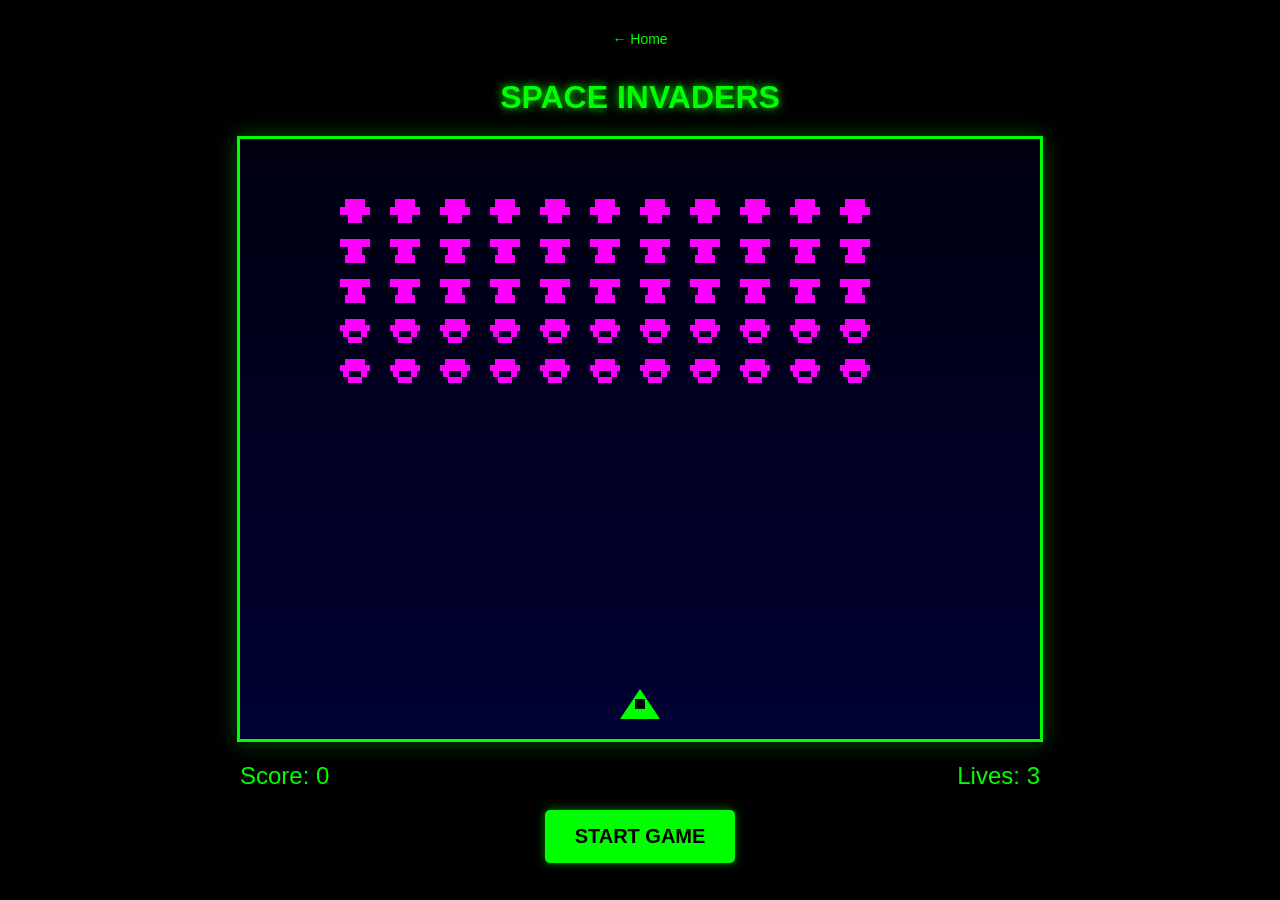
<file: games/space-invaders.html>
<!DOCTYPE html>
<html lang="en">
<head>
    <meta charset="UTF-8">
    <meta name="viewport" content="width=device-width, initial-scale=1.0">
    <title>Space Invaders</title>
    <style>
        body {
            margin: 0;
            padding: 20px;
            background: #000;
            color: #fff;
            font-family: Arial, sans-serif;
            display: flex;
            flex-direction: column;
            align-items: center;
        }

        h1 {
            margin-bottom: 20px;
            color: #0f0;
            text-shadow: 0 0 10px #0f0;
        }

        #gameContainer {
            position: relative;
            width: 800px;
            max-width: 100%;
            height: auto;
            aspect-ratio: 4 / 3;
            border: 3px solid #0f0;
            background: linear-gradient(to bottom, #001, #003);
            overflow: hidden;
            box-shadow: 0 0 20px rgba(0, 255, 0, 0.3);
        }

        #gameCanvas {
            display: block;
            width: 100%;
            height: 100%;
            background: transparent;
        }

        #gameInfo {
            margin-top: 20px;
            display: flex;
            justify-content: space-between;
            width: 800px;
            max-width: 100%;
            font-size: 24px;
            color: #0f0;
        }

        #startBtn {
            margin-top: 20px;
            padding: 15px 30px;
            font-size: 20px;
            background: #0f0;
            color: #000;
            border: none;
            border-radius: 5px;
            cursor: pointer;
            font-weight: bold;
            box-shadow: 0 0 10px rgba(0, 255, 0, 0.5);
        }

        #startBtn:hover {
            background: #0a0;
            box-shadow: 0 0 20px rgba(0, 255, 0, 0.8);
        }

        #gameOver {
            position: absolute;
            top: 50%;
            left: 50%;
            transform: translate(-50%, -50%);
            font-size: 48px;
            color: #f00;
            text-shadow: 0 0 20px #f00;
            display: none;
            z-index: 10;
        }
    </style>
</head>
<body>
    <p style="margin:10px 0"><a href="/" style="color:#0f0;text-decoration:none;font-size:14px">&larr; Home</a></p>
    <h1>SPACE INVADERS</h1>

    <div id="gameContainer">
        <canvas id="gameCanvas" width="800" height="600"></canvas>
        <div id="gameOver">GAME OVER</div>
    </div>

    <div id="gameInfo">
        <div>Score: <span id="score">0</span></div>
        <div>Lives: <span id="lives">3</span></div>
    </div>

    <button id="startBtn">START GAME</button>

    <script>
        // Game constants
        const CANVAS_WIDTH = 800;
        const CANVAS_HEIGHT = 600;
        const PLAYER_WIDTH = 40;
        const PLAYER_HEIGHT = 30;
        const ALIEN_WIDTH = 30;
        const ALIEN_HEIGHT = 24;
        const BULLET_WIDTH = 4;
        const BULLET_HEIGHT = 15;
        const PLAYER_SPEED = 5;
        const BULLET_SPEED = 7;
        const ALIEN_BULLET_SPEED = 4;
        const ALIEN_ROWS = 5;
        const ALIEN_COLS = 11;
        const ALIEN_SPACING_X = 50;
        const ALIEN_SPACING_Y = 40;

        // Game variables
        let canvas, ctx;
        let player;
        let aliens = [];
        let bullets = [];
        let alienBullets = [];
        let score = 0;
        let lives = 3;
        let gameRunning = false;
        let alienDirection = 1;
        let alienDropDistance = 20;
        let alienSpeed = 1;
        let lastAlienFire = 0;

        // Player object
        function Player() {
            this.x = CANVAS_WIDTH / 2 - PLAYER_WIDTH / 2;
            this.y = CANVAS_HEIGHT - PLAYER_HEIGHT - 20;
            this.width = PLAYER_WIDTH;
            this.height = PLAYER_HEIGHT;
            this.speed = PLAYER_SPEED;
            this.alive = true;
        }

        Player.prototype.draw = function() {
            ctx.fillStyle = '#00ff00';
            ctx.beginPath();
            ctx.moveTo(this.x + this.width / 2, this.y);
            ctx.lineTo(this.x, this.y + this.height);
            ctx.lineTo(this.x + this.width, this.y + this.height);
            ctx.closePath();
            ctx.fill();

            // Cockpit
            ctx.fillStyle = '#000';
            ctx.fillRect(this.x + this.width / 2 - 5, this.y + 10, 10, 10);
        };

        Player.prototype.update = function() {
            // Handle keyboard input
            if (keys['ArrowLeft'] && this.x > 0) {
                this.x -= this.speed;
            }
            if (keys['ArrowRight'] && this.x < CANVAS_WIDTH - this.width) {
                this.x += this.speed;
            }
        };

        // Alien object
        function Alien(x, y, type) {
            this.x = x;
            this.y = y;
            this.width = ALIEN_WIDTH;
            this.height = ALIEN_HEIGHT;
            this.type = type;
            this.alive = true;
        }

        Alien.prototype.draw = function() {
            ctx.fillStyle = '#ff00ff';

            // Draw different alien types
            if (this.type === 0) {
                // Top row aliens
                ctx.fillRect(this.x + 5, this.y, 20, 8);
                ctx.fillRect(this.x, this.y + 8, 30, 8);
                ctx.fillRect(this.x + 8, this.y + 16, 14, 8);
            } else if (this.type === 1 || this.type === 2) {
                // Middle rows
                ctx.fillRect(this.x, this.y, 30, 8);
                ctx.fillRect(this.x + 8, this.y + 8, 14, 8);
                ctx.fillRect(this.x + 5, this.y + 16, 20, 8);
            } else {
                // Bottom rows
                ctx.fillRect(this.x + 5, this.y, 20, 6);
                ctx.fillRect(this.x, this.y + 6, 30, 6);
                ctx.fillRect(this.x + 3, this.y + 12, 6, 6);
                ctx.fillRect(this.x + 21, this.y + 12, 6, 6);
                ctx.fillRect(this.x + 8, this.y + 18, 14, 6);
            }
        };

        // Bullet object
        function Bullet(x, y, isAlien = false) {
            this.x = x;
            this.y = y;
            this.width = BULLET_WIDTH;
            this.height = BULLET_HEIGHT;
            this.speed = isAlien ? ALIEN_BULLET_SPEED : BULLET_SPEED;
            this.isAlien = isAlien;
            this.active = true;
        }

        Bullet.prototype.draw = function() {
            ctx.fillStyle = this.isAlien ? '#ffff00' : '#00ffff';
            ctx.fillRect(this.x, this.y, this.width, this.height);
        };

        Bullet.prototype.update = function() {
            this.y += this.isAlien ? this.speed : -this.speed;

            // Check if bullet is off screen
            if (this.y < 0 || this.y > CANVAS_HEIGHT) {
                this.active = false;
            }
        };

        // Keyboard input handling
        const keys = {};
        document.addEventListener('keydown', (e) => {
            keys[e.key] = true;
            if (e.key === ' ' && gameRunning) {
                fireBullet();
            }
        });

        document.addEventListener('keyup', (e) => {
            keys[e.key] = false;
        });

        // Fire a bullet
        function fireBullet() {
            const bulletX = player.x + player.width / 2 - BULLET_WIDTH / 2;
            const bulletY = player.y;
            bullets.push(new Bullet(bulletX, bulletY));
        }

        // Initialize game
        function init() {
            canvas = document.getElementById('gameCanvas');
            ctx = canvas.getContext('2d');

            // Create player
            player = new Player();

            // Create aliens
            aliens = [];
            const startX = 100;
            const startY = 60;

            for (let row = 0; row < ALIEN_ROWS; row++) {
                for (let col = 0; col < ALIEN_COLS; col++) {
                    const x = startX + col * ALIEN_SPACING_X;
                    const y = startY + row * ALIEN_SPACING_Y;
                    aliens.push(new Alien(x, y, row));
                }
            }

            // Reset game state
            bullets = [];
            alienBullets = [];
            score = 0;
            lives = 3;
            gameRunning = false;
            alienDirection = 1;
            alienSpeed = 1;

            updateUI();
            draw();
        }

        // Update game UI
        function updateUI() {
            document.getElementById('score').textContent = score;
            document.getElementById('lives').textContent = lives;
        }

        // Game loop
        function gameLoop() {
            if (!gameRunning) return;

            // Clear canvas
            ctx.clearRect(0, 0, CANVAS_WIDTH, CANVAS_HEIGHT);

            // Update and draw player
            player.update();
            player.draw();

            // Update and draw bullets
            bullets = bullets.filter(bullet => bullet.active);
            bullets.forEach(bullet => {
                bullet.update();
                bullet.draw();
            });

            // Update and draw alien bullets
            alienBullets = alienBullets.filter(bullet => bullet.active);
            alienBullets.forEach(bullet => {
                bullet.update();
                bullet.draw();
            });

            // Update and draw aliens
            updateAliens();
            aliens.forEach(alien => {
                if (alien.alive) {
                    alien.draw();
                }
            });

            // Check collisions
            checkCollisions();

            // Check for game over
            checkGameOver();

            // Random alien fire
            const now = Date.now();
            if (now - lastAlienFire > 1000 && aliens.some(a => a.alive)) {
                fireAlienBullet();
                lastAlienFire = now;
            }

            // Next frame
            requestAnimationFrame(gameLoop);
        }

        // Update aliens movement
        function updateAliens() {
            let shouldDrop = false;

            // Move aliens
            aliens.forEach(alien => {
                if (alien.alive) {
                    alien.x += alienDirection * alienSpeed;

                    // Check if aliens reached edge
                    if (alien.x <= 0 || alien.x >= CANVAS_WIDTH - alien.width) {
                        shouldDrop = true;
                    }
                }
            });

            if (shouldDrop) {
                alienDirection *= -1;
                // Drop aliens down
                aliens.forEach(alien => {
                    if (alien.alive) {
                        alien.y += alienDropDistance;
                    }
                });
                // Increase speed
                alienSpeed += 0.2;
            }
        }

        // Fire alien bullet
        function fireAlienBullet() {
            const aliveAliens = aliens.filter(a => a.alive);
            if (aliveAliens.length === 0) return;

            // Select random alien from bottom row
            const bottomAliens = [];
            const columns = {};

            aliveAliens.forEach(alien => {
                const col = Math.floor((alien.x - 100) / ALIEN_SPACING_X);
                if (!columns[col] || alien.y > columns[col].y) {
                    columns[col] = alien;
                }
            });

            for (const col in columns) {
                bottomAliens.push(columns[col]);
            }

            if (bottomAliens.length > 0) {
                const shooter = bottomAliens[Math.floor(Math.random() * bottomAliens.length)];
                const bulletX = shooter.x + shooter.width / 2 - BULLET_WIDTH / 2;
                const bulletY = shooter.y + shooter.height;
                alienBullets.push(new Bullet(bulletX, bulletY, true));
            }
        }

        // Check collisions
        function checkCollisions() {
            // Player bullets vs aliens
            bullets.forEach(bullet => {
                aliens.forEach(alien => {
                    if (alien.alive &&
                        bullet.x < alien.x + alien.width &&
                        bullet.x + bullet.width > alien.x &&
                        bullet.y < alien.y + alien.height &&
                        bullet.y + bullet.height > alien.y) {
                        alien.alive = false;
                        bullet.active = false;
                        score += 10;
                        updateUI();
                    }
                });
            });

            // Alien bullets vs player
            alienBullets.forEach(bullet => {
                if (player.alive &&
                    bullet.x < player.x + player.width &&
                    bullet.x + bullet.width > player.x &&
                    bullet.y < player.y + player.height &&
                    bullet.y + bullet.height > player.y) {
                    bullet.active = false;
                    lives--;
                    updateUI();

                    if (lives <= 0) {
                        player.alive = false;
                    }
                }
            });
        }

        // Check for game over
        function checkGameOver() {
            // Check if all aliens are destroyed (win)
            const allAliensDead = aliens.every(alien => !alien.alive);
            if (allAliensDead) {
                endGame('You Win!');
                return;
            }

            // Check if aliens reached bottom or player died
            const aliensReachedBottom = aliens.some(alien =>
                alien.alive && alien.y + alien.height >= player.y
            );

            if (!player.alive || aliensReachedBottom) {
                endGame('Game Over!');
            }
        }

        // End game
        function endGame(message) {
            gameRunning = false;
            const gameOverElement = document.getElementById('gameOver');
            gameOverElement.textContent = message;
            gameOverElement.style.display = 'block';
            document.getElementById('startBtn').style.display = 'block';
        }

        // Start game
        function startGame() {
            init();
            gameRunning = true;
            document.getElementById('startBtn').style.display = 'none';
            document.getElementById('gameOver').style.display = 'none';
            gameLoop();
        }

        // Initial draw
        function draw() {
            ctx.clearRect(0, 0, CANVAS_WIDTH, CANVAS_HEIGHT);
            player.draw();
            aliens.forEach(alien => alien.draw());
        }

        // Event listeners
        document.getElementById('startBtn').addEventListener('click', startGame);

        // Initialize on page load
        window.addEventListener('load', init);
    </script>
</body>
</html>
</file>
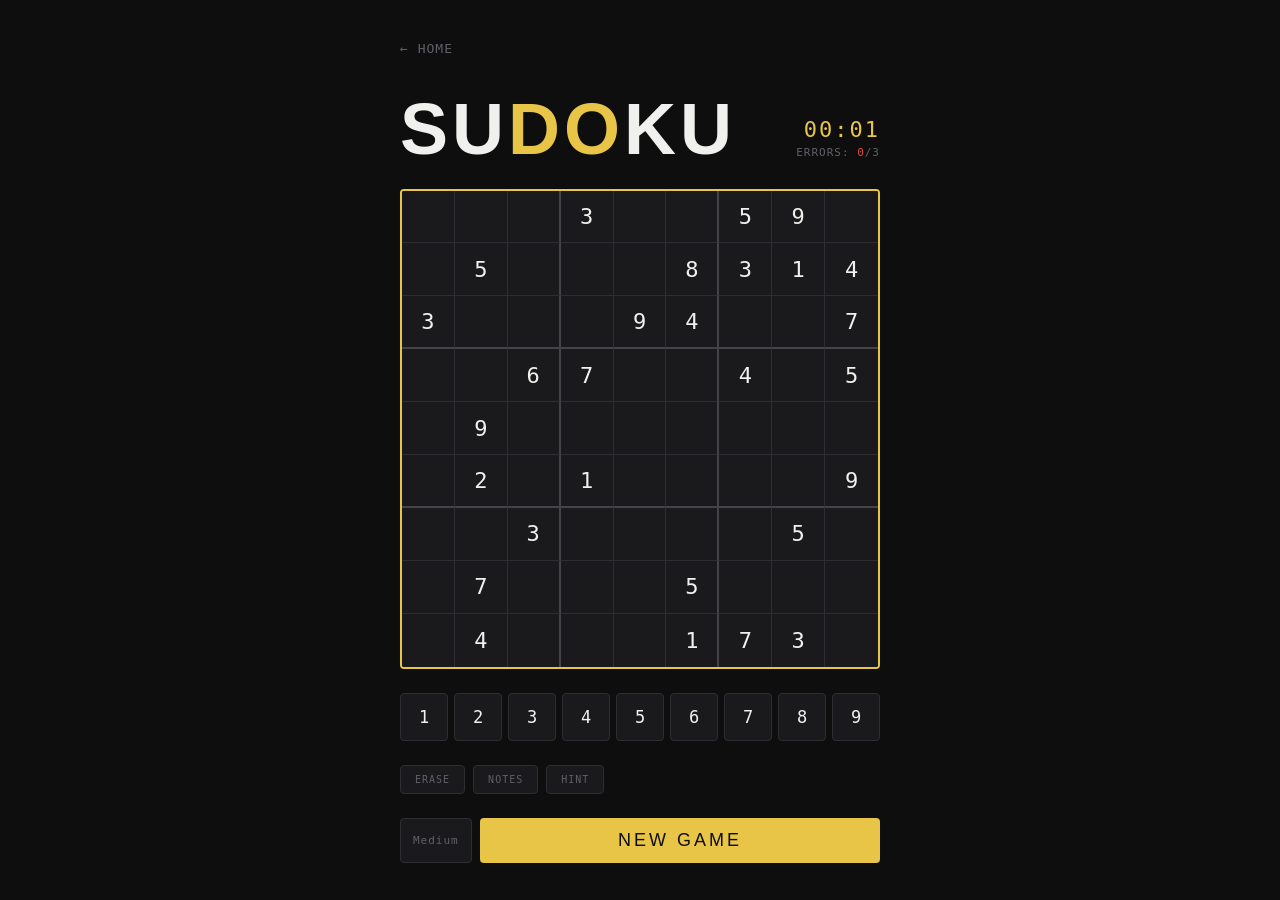
<file: games/sudoku.html>
<!DOCTYPE html>

<html lang="en">
<head>
<meta charset="UTF-8">
<meta name="viewport" content="width=device-width, initial-scale=1.0">
<title>SUDOKU</title>
<link href="https://fonts.googleapis.com/css2?family=Bebas+Neue&family=DM+Mono:wght@300;400;500&display=swap" rel="stylesheet">
<style>
  *, *::before, *::after { box-sizing: border-box; margin: 0; padding: 0; }

:root {
--bg: #0e0e0f;
--surface: #1a1a1c;
--border: #2e2e32;
--accent: #e8c547;
--accent2: #e87547;
--text: #f0f0ee;
--muted: #606068;
--given: #f0f0ee;
--user: #e8c547;
--error: #e84747;
--highlight: #252528;
--selected: #2e2d1e;
}

body {
background: var(--bg);
color: var(--text);
font-family: ‘DM Mono’, monospace;
min-height: 100vh;
display: flex;
flex-direction: column;
align-items: center;
justify-content: center;
padding: 20px;
overflow-x: hidden;
}

body::before {
content: ‘’;
position: fixed;
inset: 0;
background: radial-gradient(ellipse at 20% 20%, rgba(232,197,71,0.04) 0%, transparent 60%),
radial-gradient(ellipse at 80% 80%, rgba(232,117,71,0.04) 0%, transparent 60%);
pointer-events: none;
}

.container {
width: 100%;
max-width: 480px;
display: flex;
flex-direction: column;
gap: 24px;
}

header {
display: flex;
align-items: flex-end;
justify-content: space-between;
}

h1 {
font-family: ‘Bebas Neue’, sans-serif;
font-size: clamp(48px, 12vw, 72px);
letter-spacing: 4px;
line-height: 1;
color: var(--text);
}

h1 span {
color: var(--accent);
}

.stats {
display: flex;
flex-direction: column;
align-items: flex-end;
gap: 4px;
padding-bottom: 6px;
}

.timer {
font-size: 22px;
font-weight: 500;
letter-spacing: 2px;
color: var(--accent);
}

.mistakes {
font-size: 11px;
color: var(--muted);
letter-spacing: 1px;
text-transform: uppercase;
}

.mistakes span {
color: var(--error);
}

/* BOARD */
.board-wrap {
position: relative;
}

.board {
display: grid;
grid-template-columns: repeat(9, 1fr);
border: 2px solid var(--accent);
border-radius: 4px;
overflow: hidden;
gap: 0;
aspect-ratio: 1;
width: 100%;
}

.cell {
aspect-ratio: 1;
display: flex;
align-items: center;
justify-content: center;
font-size: clamp(14px, 3.5vw, 22px);
font-weight: 500;
cursor: pointer;
border-right: 1px solid var(--border);
border-bottom: 1px solid var(--border);
background: var(--surface);
transition: background 0.1s, color 0.1s;
position: relative;
user-select: none;
letter-spacing: 0;
color: var(--given);
}

/* thick borders for 3x3 boxes */
.cell:nth-child(3n) { border-right: 2px solid #444448; }
.cell:nth-child(9n) { border-right: none; }
.cell:nth-child(n+19):nth-child(-n+27),
.cell:nth-child(n+46):nth-child(-n+54) { border-bottom: 2px solid #444448; }
.cell:nth-child(n+73):nth-child(-n+81) { border-bottom: none; }

.cell.given { color: var(--given); font-weight: 500; }
.cell.user-input { color: var(--user); font-weight: 400; }
.cell.error { color: var(--error) !important; }
.cell.selected { background: var(--selected) !important; }
.cell.highlight { background: var(--highlight); }
.cell.same-num { background: #242318; }

.cell:hover:not(.given) { background: var(--highlight); }

/* Notes grid */
.notes-grid {
display: grid;
grid-template-columns: repeat(3, 1fr);
grid-template-rows: repeat(3, 1fr);
width: 100%;
height: 100%;
padding: 2px;
gap: 0;
}

.note {
font-size: clamp(5px, 1.2vw, 9px);
display: flex;
align-items: center;
justify-content: center;
color: var(--muted);
line-height: 1;
}

/* CONTROLS */
.controls {
display: flex;
gap: 10px;
align-items: center;
}

.numpad {
display: grid;
grid-template-columns: repeat(9, 1fr);
gap: 6px;
flex: 1;
}

.num-btn {
aspect-ratio: 1;
background: var(--surface);
border: 1px solid var(--border);
border-radius: 4px;
color: var(--text);
font-family: ‘DM Mono’, monospace;
font-size: clamp(12px, 2.5vw, 17px);
font-weight: 500;
cursor: pointer;
transition: all 0.1s;
display: flex;
align-items: center;
justify-content: center;
}

.num-btn:hover { background: var(--highlight); border-color: var(--accent); color: var(--accent); }
.num-btn:active { transform: scale(0.94); }

.actions {
display: flex;
gap: 8px;
}

.action-btn {
background: var(--surface);
border: 1px solid var(--border);
border-radius: 4px;
color: var(--muted);
font-family: ‘DM Mono’, monospace;
font-size: 10px;
letter-spacing: 1px;
text-transform: uppercase;
padding: 8px 14px;
cursor: pointer;
transition: all 0.15s;
white-space: nowrap;
}

.action-btn:hover { border-color: var(--accent); color: var(--accent); }
.action-btn.active { border-color: var(--accent2); color: var(--accent2); background: rgba(232,117,71,0.08); }

.bottom-row {
display: flex;
gap: 8px;
justify-content: space-between;
}

.new-game-btn {
flex: 1;
background: var(--accent);
border: none;
border-radius: 4px;
color: var(--bg);
font-family: ‘Bebas Neue’, sans-serif;
font-size: 18px;
letter-spacing: 3px;
padding: 12px;
cursor: pointer;
transition: all 0.15s;
}

.new-game-btn:hover { background: #f0d060; transform: translateY(-1px); }
.new-game-btn:active { transform: translateY(0); }

.diff-select {
background: var(--surface);
border: 1px solid var(--border);
border-radius: 4px;
color: var(--muted);
font-family: ‘DM Mono’, monospace;
font-size: 11px;
padding: 0 12px;
cursor: pointer;
appearance: none;
letter-spacing: 1px;
}

.diff-select:focus { outline: none; border-color: var(--accent); color: var(--text); }

/* Win overlay */
.win-overlay {
position: fixed;
inset: 0;
background: rgba(14,14,15,0.92);
display: flex;
flex-direction: column;
align-items: center;
justify-content: center;
gap: 16px;
opacity: 0;
pointer-events: none;
transition: opacity 0.4s;
z-index: 100;
}

.win-overlay.show { opacity: 1; pointer-events: all; }

.win-title {
font-family: ‘Bebas Neue’, sans-serif;
font-size: 80px;
letter-spacing: 6px;
color: var(--accent);
animation: pulse 1.5s ease-in-out infinite;
}

.win-sub {
font-size: 14px;
color: var(--muted);
letter-spacing: 2px;
text-transform: uppercase;
}

.win-time {
font-size: 32px;
color: var(--text);
font-family: ‘Bebas Neue’, sans-serif;
letter-spacing: 4px;
}

.win-btn {
margin-top: 8px;
background: var(--accent);
border: none;
border-radius: 4px;
color: var(--bg);
font-family: ‘Bebas Neue’, sans-serif;
font-size: 20px;
letter-spacing: 3px;
padding: 14px 40px;
cursor: pointer;
transition: all 0.15s;
}

.win-btn:hover { background: #f0d060; }

@keyframes pulse {
0%, 100% { opacity: 1; }
50% { opacity: 0.7; }
}

@media (max-width: 400px) {
.action-btn { padding: 8px 8px; font-size: 9px; }
}
</style>

</head>
<body>

<div class="container">
  <p style="margin-bottom:12px"><a href="/" style="color:var(--muted);text-decoration:none;font-size:13px;letter-spacing:1px">&larr; HOME</a></p>
  <header>
    <h1>SU<span>DO</span>KU</h1>
    <div class="stats">
      <div class="timer" id="timer">00:00</div>
      <div class="mistakes">errors: <span id="mistakes">0</span>/3</div>
    </div>
  </header>

  <div class="board-wrap">
    <div class="board" id="board"></div>
  </div>

  <div class="numpad" id="numpad">
    <!-- 1-9 buttons injected by JS -->
  </div>

  <div class="actions">
    <button class="action-btn" id="eraseBtn">Erase</button>
    <button class="action-btn" id="noteBtn">Notes</button>
    <button class="action-btn" id="hintBtn">Hint</button>
  </div>

  <div class="bottom-row">
    <select class="diff-select" id="diffSelect">
      <option value="easy">Easy</option>
      <option value="medium" selected>Medium</option>
      <option value="hard">Hard</option>
    </select>
    <button class="new-game-btn" id="newGameBtn">NEW GAME</button>
  </div>
</div>

<div class="win-overlay" id="winOverlay">
  <div class="win-title">SOLVED!</div>
  <div class="win-sub">Puzzle complete</div>
  <div class="win-time" id="winTime"></div>
  <button class="win-btn" id="winNewBtn">PLAY AGAIN</button>
</div>

<script>
// ── Sudoku Generator ──────────────────────────────────────────────
function generateSolved() {
  const board = Array.from({length: 9}, () => Array(9).fill(0));
  solve(board);
  return board;
}

function isValid(board, row, col, num) {
  for (let i = 0; i < 9; i++) {
    if (board[row][i] === num || board[i][col] === num) return false;
    const r = 3*Math.floor(row/3) + Math.floor(i/3);
    const c = 3*Math.floor(col/3) + (i%3);
    if (board[r][c] === num) return false;
  }
  return true;
}

function solve(board) {
  for (let r = 0; r < 9; r++) {
    for (let c = 0; c < 9; c++) {
      if (board[r][c] === 0) {
        const nums = shuffle([1,2,3,4,5,6,7,8,9]);
        for (const n of nums) {
          if (isValid(board, r, c, n)) {
            board[r][c] = n;
            if (solve(board)) return true;
            board[r][c] = 0;
          }
        }
        return false;
      }
    }
  }
  return true;
}

function shuffle(arr) {
  for (let i = arr.length - 1; i > 0; i--) {
    const j = Math.floor(Math.random() * (i + 1));
    [arr[i], arr[j]] = [arr[j], arr[i]];
  }
  return arr;
}

function createPuzzle(solved, difficulty) {
  const clues = { easy: 38, medium: 28, hard: 22 };
  const target = clues[difficulty] || 28;
  const puzzle = solved.map(r => [...r]);
  let removed = 0;
  const cells = shuffle([...Array(81).keys()]);
  for (const idx of cells) {
    if (81 - removed <= target) break;
    const r = Math.floor(idx / 9), c = idx % 9;
    const backup = puzzle[r][c];
    puzzle[r][c] = 0;
    removed++;
    // Simple unique check skipped for perf; good enough for casual play
  }
  return puzzle;
}

// ── Game State ────────────────────────────────────────────────────
let solution, puzzle, userGrid, notes, selected, mistakes, notesMode, timerInterval, seconds, gameOver;

function newGame() {
  solution = generateSolved();
  const diff = document.getElementById('diffSelect').value;
  puzzle = createPuzzle(solution, diff);
  userGrid = puzzle.map(r => [...r]);
  notes = Array.from({length: 9}, () => Array.from({length: 9}, () => new Set()));
  selected = null;
  mistakes = 0;
  notesMode = false;
  gameOver = false;
  seconds = 0;
  document.getElementById('mistakes').textContent = '0';
  document.getElementById('timer').textContent = '00:00';
  document.getElementById('noteBtn').classList.remove('active');
  document.getElementById('winOverlay').classList.remove('show');
  clearInterval(timerInterval);
  timerInterval = setInterval(tickTimer, 1000);
  renderBoard();
}

function tickTimer() {
  seconds++;
  const m = String(Math.floor(seconds / 60)).padStart(2, '0');
  const s = String(seconds % 60).padStart(2, '0');
  document.getElementById('timer').textContent = `${m}:${s}`;
}

// ── Render ────────────────────────────────────────────────────────
function renderBoard() {
  const board = document.getElementById('board');
  board.innerHTML = '';
  for (let r = 0; r < 9; r++) {
    for (let c = 0; c < 9; c++) {
      const cell = document.createElement('div');
      cell.className = 'cell';
      cell.dataset.r = r;
      cell.dataset.c = c;

      const val = userGrid[r][c];
      const isGiven = puzzle[r][c] !== 0;

      if (val !== 0) {
        cell.textContent = val;
        cell.classList.add(isGiven ? 'given' : 'user-input');
        if (!isGiven && val !== solution[r][c]) cell.classList.add('error');
      } else {
        // show notes
        const cellNotes = notes[r][c];
        if (cellNotes.size > 0) {
          const ng = document.createElement('div');
          ng.className = 'notes-grid';
          for (let n = 1; n <= 9; n++) {
            const nd = document.createElement('div');
            nd.className = 'note';
            nd.textContent = cellNotes.has(n) ? n : '';
            ng.appendChild(nd);
          }
          cell.appendChild(ng);
        }
      }

      // highlights
      if (selected) {
        const [sr, sc] = selected;
        const sv = userGrid[sr][sc];
        if (r === sr && c === sc) {
          cell.classList.add('selected');
        } else if (r === sr || c === sc || (Math.floor(r/3)===Math.floor(sr/3) && Math.floor(c/3)===Math.floor(sc/3))) {
          cell.classList.add('highlight');
        }
        if (sv !== 0 && val === sv) cell.classList.add('same-num');
      }

      cell.addEventListener('click', () => selectCell(r, c));
      board.appendChild(cell);
    }
  }
}

function selectCell(r, c) {
  selected = [r, c];
  renderBoard();
}

// ── Input ─────────────────────────────────────────────────────────
function inputNumber(n) {
  if (!selected || gameOver) return;
  const [r, c] = selected;
  if (puzzle[r][c] !== 0) return; // given cell

  if (notesMode) {
    if (userGrid[r][c] !== 0) return;
    const s = notes[r][c];
    s.has(n) ? s.delete(n) : s.add(n);
    renderBoard();
    return;
  }

  notes[r][c].clear();
  userGrid[r][c] = n;

  if (n !== solution[r][c]) {
    mistakes++;
    document.getElementById('mistakes').textContent = mistakes;
    if (mistakes >= 3) {
      gameOver = true;
      clearInterval(timerInterval);
      alert('Game over! Too many mistakes.');
      newGame();
      return;
    }
  }

  renderBoard();
  checkWin();
}

function eraseCell() {
  if (!selected || gameOver) return;
  const [r, c] = selected;
  if (puzzle[r][c] !== 0) return;
  userGrid[r][c] = 0;
  notes[r][c].clear();
  renderBoard();
}

function giveHint() {
  if (!selected || gameOver) return;
  const [r, c] = selected;
  if (puzzle[r][c] !== 0) return;
  userGrid[r][c] = solution[r][c];
  notes[r][c].clear();
  renderBoard();
  checkWin();
}

function checkWin() {
  for (let r = 0; r < 9; r++)
    for (let c = 0; c < 9; c++)
      if (userGrid[r][c] !== solution[r][c]) return;
  clearInterval(timerInterval);
  gameOver = true;
  const m = String(Math.floor(seconds/60)).padStart(2,'0');
  const s = String(seconds%60).padStart(2,'0');
  document.getElementById('winTime').textContent = `${m}:${s}`;
  document.getElementById('winOverlay').classList.add('show');
}

// ── Keyboard ──────────────────────────────────────────────────────
document.addEventListener('keydown', e => {
  if (gameOver) return;
  if (e.key >= '1' && e.key <= '9') { inputNumber(parseInt(e.key)); return; }
  if (e.key === 'Backspace' || e.key === 'Delete' || e.key === '0') { eraseCell(); return; }
  if (!selected) return;
  let [r, c] = selected;
  if (e.key === 'ArrowUp' && r > 0) r--;
  else if (e.key === 'ArrowDown' && r < 8) r++;
  else if (e.key === 'ArrowLeft' && c > 0) c--;
  else if (e.key === 'ArrowRight' && c < 8) c++;
  else return;
  e.preventDefault();
  selectCell(r, c);
});

// ── Numpad buttons ─────────────────────────────────────────────────
const numpad = document.getElementById('numpad');
for (let i = 1; i <= 9; i++) {
  const btn = document.createElement('button');
  btn.className = 'num-btn';
  btn.textContent = i;
  btn.addEventListener('click', () => inputNumber(i));
  numpad.appendChild(btn);
}

// ── Button wiring ──────────────────────────────────────────────────
document.getElementById('eraseBtn').addEventListener('click', eraseCell);
document.getElementById('hintBtn').addEventListener('click', giveHint);
document.getElementById('noteBtn').addEventListener('click', () => {
  notesMode = !notesMode;
  document.getElementById('noteBtn').classList.toggle('active', notesMode);
});
document.getElementById('newGameBtn').addEventListener('click', newGame);
document.getElementById('winNewBtn').addEventListener('click', newGame);

// ── Start ─────────────────────────────────────────────────────────
newGame();
</script>

</body>
</html>
</file>
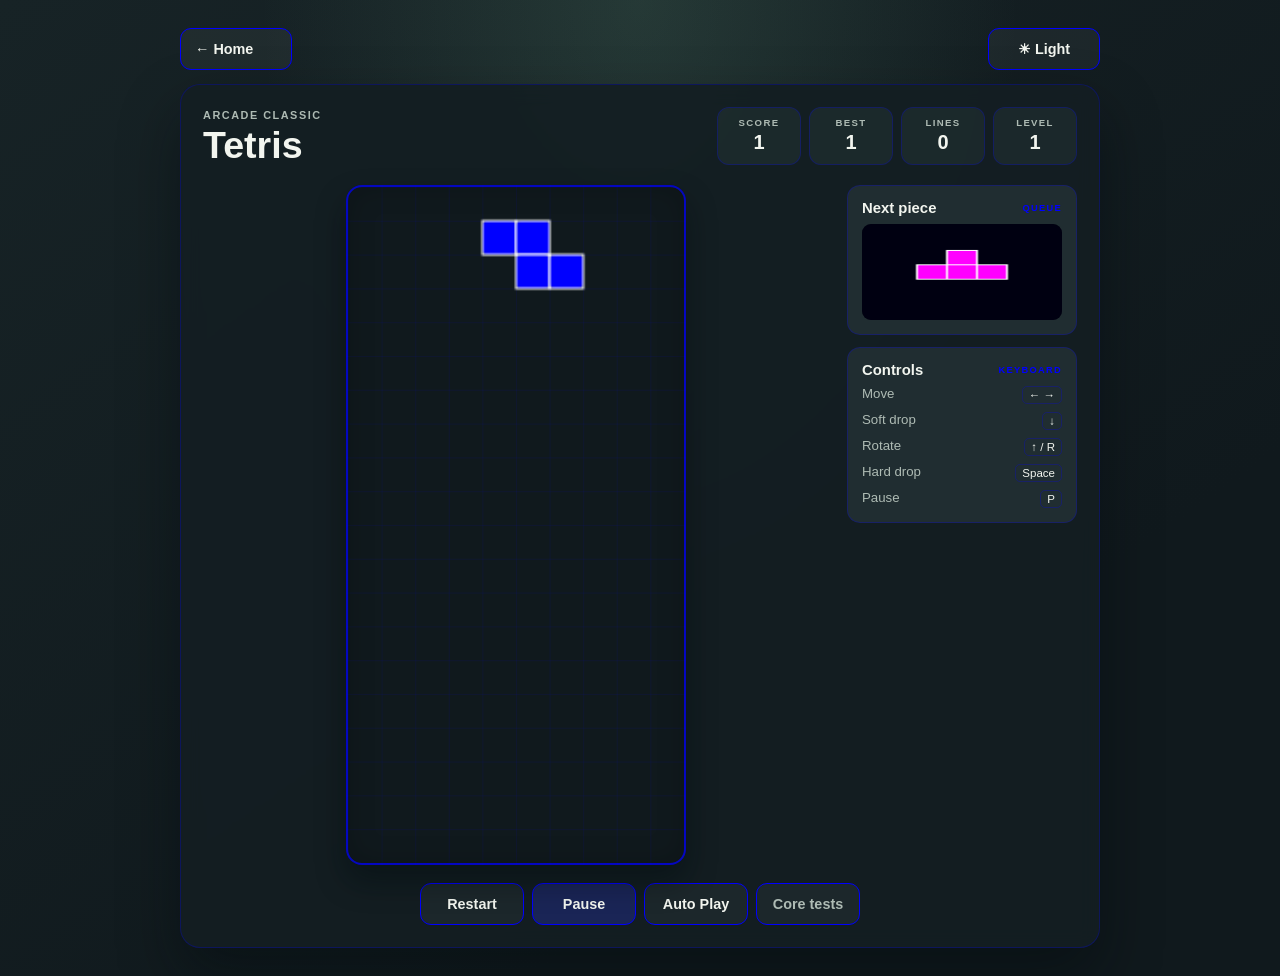
<file: games/tetris.html>
<!DOCTYPE html>
<html lang="en">
<head>
    <meta charset="UTF-8">
    <meta name="viewport" content="width=device-width, initial-scale=1.0">
    <title>Tetris</title>
    <style>
        :root {
            color-scheme: dark;
            --page-top: #172326;
            --page-bottom: #10191d;
            --panel: rgba(20, 30, 34, 0.94);
            --panel-raised: #202d31;
            --panel-border: color-mix(in srgb, var(--accent-color) 26%, transparent);
            --text: #f2f5ef;
            --muted: #aebbb4;
            --accent: #a6e4c4;
            --accent-color: #a6e4c4;
            --accent-strong: #62c89a;
            --gold: #f4cb70;
            --danger: #f08d82;
            --board-bg: #10191d;
            --shadow: rgba(2, 9, 11, 0.42);
        }

        * { box-sizing: border-box; }

        body {
            min-height: 100vh;
            margin: 0;
            padding: 28px 18px;
            display: grid;
            place-items: center;
            background:
                radial-gradient(ellipse at 50% 0%, rgba(125, 190, 155, 0.16), transparent 42%),
                linear-gradient(145deg, var(--page-top), var(--page-bottom) 72%);
            color: var(--text);
            font-family: -apple-system, BlinkMacSystemFont, "Segoe UI", sans-serif;
            transition: background 0.25s ease, color 0.25s ease;
        }

        body.light-mode {
            color-scheme: light;
            --page-top: #e7eee7;
            --page-bottom: #d5e1d9;
            --panel: rgba(250, 252, 247, 0.96);
            --panel-raised: #e8efe8;
            --panel-border: color-mix(in srgb, var(--accent-color) 30%, transparent);
            --text: #1e2a24;
            --muted: #5d6d62;
            --accent: #357c60;
            --accent-strong: #2c986c;
            --gold: #a76d16;
            --danger: #b94943;
            --board-bg: #e1e9e1;
            --shadow: rgba(33, 57, 41, 0.14);
        }

        .page-shell { width: min(100%, 920px); }

        .topbar {
            display: flex;
            justify-content: space-between;
            align-items: center;
            gap: 14px;
            margin-bottom: 14px;
        }

        button {
            min-height: 42px;
            padding: 9px 14px;
            border: 1px solid var(--accent-color);
            border-radius: 11px;
            background: rgba(255, 255, 255, 0.045);
            color: var(--text);
            font: inherit;
            font-size: 0.9rem;
            font-weight: 650;
            cursor: pointer;
            transition: transform 0.18s ease, border-color 0.18s ease, background 0.18s ease;
        }

        button:hover {
            transform: translateY(-1px);
            border-color: var(--accent-color);
            background: color-mix(in srgb, var(--accent-color) 12%, transparent);
        }

        button:focus-visible {
            outline: 3px solid var(--gold);
            outline-offset: 2px;
        }

        #backBtn, #themeToggle { min-width: 112px; }
        #backBtn { text-align: left; }

        .game-card {
            padding: 22px;
            border: 1px solid var(--panel-border);
            border-radius: 20px;
            background: var(--panel);
            box-shadow: 0 28px 60px var(--shadow);
            backdrop-filter: blur(10px);
        }

        .game-meta {
            display: flex;
            align-items: flex-end;
            justify-content: space-between;
            gap: 18px;
            margin-bottom: 20px;
        }

        .eyebrow, .stat-label, .panel-label {
            color: var(--muted);
            font-size: 0.68rem;
            font-weight: 750;
            letter-spacing: 0.14em;
            text-transform: uppercase;
        }

        .eyebrow { display: block; margin-bottom: 6px; }

        h1 {
            margin: 0;
            color: var(--text);
            font-size: 2.35rem;
            line-height: 1;
            letter-spacing: 0;
        }

        .stats {
            display: grid;
            grid-template-columns: repeat(4, minmax(84px, 1fr));
            gap: 8px;
        }

        .stat {
            min-width: 0;
            padding: 9px 12px 10px;
            border: 1px solid var(--panel-border);
            border-radius: 12px;
            background: rgba(166, 228, 196, 0.055);
            text-align: center;
        }

        .stat-label { display: block; margin-bottom: 3px; font-size: 0.6rem; }
        .stat strong { font-size: 1.25rem; font-variant-numeric: tabular-nums; }

        .game-layout {
            display: grid;
            grid-template-columns: minmax(0, 1fr) 230px;
            align-items: start;
            gap: 18px;
        }

        #gameContainer {
            position: relative;
            width: min(100%, 340px);
            aspect-ratio: 1 / 2;
            margin: 0 auto;
            overflow: hidden;
            border: 2px solid color-mix(in srgb, var(--accent-color) 72%, transparent);
            border-radius: 16px;
            background-color: var(--board-bg);
            background-image:
                linear-gradient(color-mix(in srgb, var(--accent-color) 8%, transparent) 1px, transparent 1px),
                linear-gradient(90deg, color-mix(in srgb, var(--accent-color) 8%, transparent) 1px, transparent 1px);
            background-size: 10% 5%;
            box-shadow: inset 0 0 28px rgba(0, 0, 0, 0.2), 0 16px 30px var(--shadow);
        }

        #gameCanvas {
            position: absolute;
            inset: 0;
            display: block;
            width: 100%;
            height: 100%;
            background: transparent;
        }

        .pause-overlay {
            position: absolute;
            z-index: 2;
            inset: 0;
            display: grid;
            place-items: center;
            padding: 18px;
            background: rgba(8, 14, 16, 0.64);
            backdrop-filter: blur(4px);
            transition: opacity 0.2s ease, visibility 0.2s ease;
        }

        body.light-mode .pause-overlay { background: rgba(255, 255, 255, 0.64); }

        .pause-overlay.hidden {
            opacity: 0;
            visibility: hidden;
            pointer-events: none;
        }

        .pause-card {
            width: min(100%, 230px);
            padding: 20px 16px;
            border: 1px solid var(--panel-border);
            border-radius: 16px;
            background: var(--panel);
            text-align: center;
            box-shadow: 0 18px 40px rgba(0, 0, 0, 0.32);
        }

        .pause-card p {
            margin: 0 0 6px;
            color: var(--muted);
            font-size: 0.66rem;
            font-weight: 750;
            letter-spacing: 0.14em;
            text-transform: uppercase;
        }

        .pause-card h2 {
            margin: 0 0 16px;
            font-size: 1.8rem;
        }

        #resumeBtn {
            width: 100%;
            border-color: var(--accent-color);
            background: color-mix(in srgb, var(--accent-color) 18%, var(--panel-raised));
            color: var(--text);
        }

        .sidebar { display: grid; gap: 12px; }

        .side-panel {
            padding: 14px;
            border: 1px solid var(--panel-border);
            border-radius: 13px;
            background: var(--panel-raised);
        }

        .panel-heading {
            display: flex;
            justify-content: space-between;
            align-items: center;
            margin-bottom: 8px;
        }

        .panel-heading h2 {
            margin: 0;
            color: var(--text);
            font-size: 0.93rem;
            letter-spacing: 0;
        }

        .panel-label { color: var(--accent-color); font-size: 0.58rem; }

        #nextCanvas {
            display: block;
            width: 100%;
            height: 96px;
            border-radius: 9px;
            background: var(--board-bg);
        }

        .controls p {
            display: flex;
            justify-content: space-between;
            gap: 10px;
            margin: 8px 0 0;
            color: var(--muted);
            font-size: 0.83rem;
        }

        .controls kbd {
            padding: 2px 6px;
            border: 1px solid var(--panel-border);
            border-radius: 5px;
            color: var(--text);
            font: inherit;
            font-size: 0.72rem;
            white-space: nowrap;
        }

        .action-bar {
            display: flex;
            justify-content: center;
            flex-wrap: wrap;
            gap: 8px;
            margin: 18px 0 0;
        }

        .action-bar button { min-width: 104px; }
        #pauseBtn {
            border-color: var(--accent-color);
            background: color-mix(in srgb, var(--accent-color) 18%, var(--panel-raised));
            color: var(--text);
        }
        #testBtn { color: var(--muted); }

        .mobile-controls {
            display: grid;
            grid-template-columns: repeat(4, minmax(0, 1fr));
            gap: 8px;
            width: min(100%, 420px);
            margin: 14px auto 0;
        }

        .mobile-controls button {
            display: flex;
            min-height: 58px;
            flex-direction: column;
            justify-content: center;
            align-items: center;
            gap: 2px;
            padding: 6px;
            touch-action: none;
        }

        .mobile-controls button span { font-size: 1.05rem; }
        .mobile-controls button small { color: var(--muted); font-size: 0.65rem; }
        .mobile-controls button:active { transform: scale(0.97); }

        #testResults {
            display: none;
            position: fixed;
            z-index: 10;
            top: 50%;
            left: 50%;
            width: min(calc(100% - 32px), 560px);
            max-height: 80vh;
            overflow-y: auto;
            padding: 22px;
            transform: translate(-50%, -50%);
            border: 1px solid var(--panel-border);
            border-radius: 16px;
            background: var(--panel);
            box-shadow: 0 24px 70px rgba(0, 0, 0, 0.5);
        }

        #testResults h2 { margin: 0 0 14px; font-size: 1.2rem; }
        #testResults .pass { color: var(--accent); }
        #testResults .fail { color: var(--danger); }
        #testResults .summary { margin: 16px 0; }

        @media (min-width: 700px) {
            .mobile-controls { display: none; }
        }

        @media (max-width: 699px) {
            body { padding: 16px 12px; place-items: start center; }
            .game-card { padding: 17px 12px; }
            .game-meta { align-items: flex-start; flex-direction: column; }
            .stats { width: 100%; grid-template-columns: repeat(4, minmax(0, 1fr)); }
            .stat { padding: 8px 5px; }
            .stat strong { font-size: 1.05rem; }
            .game-layout { grid-template-columns: minmax(0, 1fr) minmax(100px, 0.62fr); gap: 10px; }
            #gameContainer { width: 100%; }
            .sidebar { gap: 9px; }
            .side-panel { padding: 10px; }
            #nextCanvas { height: 72px; }
            .controls p { gap: 4px; font-size: 0.72rem; }
            .controls kbd { padding: 2px 4px; font-size: 0.64rem; }
            .action-bar { margin-top: 13px; }
            .action-bar button { flex: 1 1 calc(33.333% - 8px); min-width: 0; }
        }

        @media (max-width: 390px) {
            .topbar { gap: 8px; }
            #backBtn, #themeToggle { min-width: 0; }
            .game-layout { grid-template-columns: minmax(0, 1fr) 105px; }
            .panel-heading { align-items: flex-start; flex-direction: column; gap: 3px; }
            .controls p { display: block; line-height: 1.35; }
            .controls kbd { display: inline-block; margin-top: 3px; }
        }
    </style>
</head>
<body>
    <div class="page-shell">
        <header class="topbar">
            <button id="backBtn" type="button">&larr; Home</button>
            <button id="themeToggle" type="button">&#9728; Light</button>
        </header>

        <main class="game-card">
            <section class="game-meta" aria-label="Tetris game information">
                <div>
                    <span class="eyebrow">Arcade classic</span>
                    <h1>Tetris</h1>
                </div>
                <div class="stats" aria-label="Game statistics">
                    <div class="stat"><span class="stat-label">Score</span><strong id="score">0</strong></div>
                    <div class="stat"><span class="stat-label">Best</span><strong id="highScore">0</strong></div>
                    <div class="stat"><span class="stat-label">Lines</span><strong id="lines">0</strong></div>
                    <div class="stat"><span class="stat-label">Level</span><strong id="level">1</strong></div>
                </div>
            </section>

            <section class="game-layout" aria-label="Tetris play area">
                <div id="gameContainer">
                    <canvas id="gameCanvas" width="200" height="400" aria-label="Tetris board"></canvas>
                    <div id="pauseOverlay" class="pause-overlay hidden" role="dialog" aria-modal="true" aria-labelledby="pauseTitle" aria-hidden="true">
                        <div class="pause-card">
                            <p>Game status</p>
                            <h2 id="pauseTitle">Paused</h2>
                            <button id="resumeBtn" type="button">Resume game</button>
                        </div>
                    </div>
                </div>

                <aside class="sidebar">
                    <section id="nextPiece" class="side-panel">
                        <div class="panel-heading">
                            <h2>Next piece</h2>
                            <span class="panel-label">Queue</span>
                        </div>
                        <canvas id="nextCanvas" width="100" height="100" aria-label="Next Tetris piece"></canvas>
                    </section>

                    <section class="controls side-panel">
                        <div class="panel-heading">
                            <h2>Controls</h2>
                            <span class="panel-label">Keyboard</span>
                        </div>
                        <p><span>Move</span><kbd>&larr; &rarr;</kbd></p>
                        <p><span>Soft drop</span><kbd>&darr;</kbd></p>
                        <p><span>Rotate</span><kbd>&uarr; / R</kbd></p>
                        <p><span>Hard drop</span><kbd>Space</kbd></p>
                        <p><span>Pause</span><kbd>P</kbd></p>
                    </section>
                </aside>
            </section>

            <div class="action-bar" aria-label="Game actions">
                <button id="resetBtn" type="button">Restart</button>
                <button id="pauseBtn" type="button">Pause</button>
                <button id="autoPlayBtn" type="button">Auto play</button>
                <button id="testBtn" type="button">Core tests</button>
            </div>

            <div class="mobile-controls" aria-label="Touch controls">
                <button id="qBtn" type="button"><span>Q</span><small>Reset</small></button>
                <button id="wBtn" type="button"><span>W</span><small>Drop</small></button>
                <button id="eBtn" type="button"><span>E</span><small>Rotate</small></button>
                <button id="rBtn" type="button"><span>R</span><small>Pause</small></button>
                <button id="aBtn" type="button"><span>A</span><small>Left</small></button>
                <button id="sBtn" type="button"><span>S</span><small>Down</small></button>
                <button id="dBtn" type="button"><span>D</span><small>Right</small></button>
            </div>
        </main>
    </div>

    <div id="testResults">
        <h2>Tetris Core Tests</h2>
        <div id="testResultsContent"></div>
        <div class="summary" id="testSummary"></div>
        <button id="closeTestBtn">Close</button>
    </div>

    <script type="module" src="./tetris-core.js"></script>
    <script type="module">
        import { createBoard, createPiece, rotateMatrix, isValidMove, placePiece, clearLines, TETROMINOES, COLS, ROWS } from './tetris-core.js';

        const testBtn = document.getElementById('testBtn');
        const testResults = document.getElementById('testResults');
        const testResultsContent = document.getElementById('testResultsContent');
        const testSummary = document.getElementById('testSummary');
        const closeTestBtn = document.getElementById('closeTestBtn');

        let passed = 0;
        let failed = 0;

        function report(name, condition) {
            const node = document.createElement('div');
            node.textContent = `${condition ? 'PASS' : 'FAIL'}: ${name}`;
            node.className = condition ? 'pass' : 'fail';
            testResultsContent.appendChild(node);
            if (condition) passed += 1; else failed += 1;
        }

        function runTests() {
            testResultsContent.innerHTML = '';
            passed = 0;
            failed = 0;

            report('createPiece returns centered piece', () => {
                const piece = createPiece(0);
                return piece.shape && piece.x === Math.floor(COLS / 2) - Math.floor(piece.shape[0].length / 2);
            });

            report('rotateMatrix rotates T correctly', () => {
                const rotated = rotateMatrix(TETROMINOES[2]);
                return rotated[0][1] === 1 && rotated[1][0] === 1 && rotated[1][1] === 1 && rotated[1][2] === 1;
            });

            report('isValidMove rejects wall collision', () => {
                const board = createBoard();
                const piece = createPiece(0);
                piece.x = -1;
                return !isValidMove(board, piece, piece.x, piece.y);
            });

            report('isValidMove detects piece collision', () => {
                const board = createBoard();
                board[0][5] = 1;
                const piece = createPiece(2);
                piece.x = 4;
                piece.y = 0;
                return !isValidMove(board, piece, piece.x, piece.y);
            });

            report('placePiece updates board cells', () => {
                const board = createBoard();
                const piece = createPiece(4);
                piece.x = 0;
                piece.y = 0;
                placePiece(board, piece);
                return board[0][0] === piece.color && board[0][1] === piece.color;
            });

            report('clearLines removes completed rows', () => {
                const board = createBoard();
                board[ROWS - 1] = Array(COLS).fill(1);
                const cleared = clearLines(board);
                return cleared === 1 && board[0].every(cell => cell === 0) && board[ROWS - 1].every(cell => cell === 0);
            });

            testSummary.textContent = `Results: ${passed} passed, ${failed} failed.`;
        }

        testBtn.addEventListener('click', () => {
            testResults.style.display = 'block';
            runTests();
        });

        closeTestBtn.addEventListener('click', () => {
            testResults.style.display = 'none';
        });
    </script>
</body>
</html>
</file>
